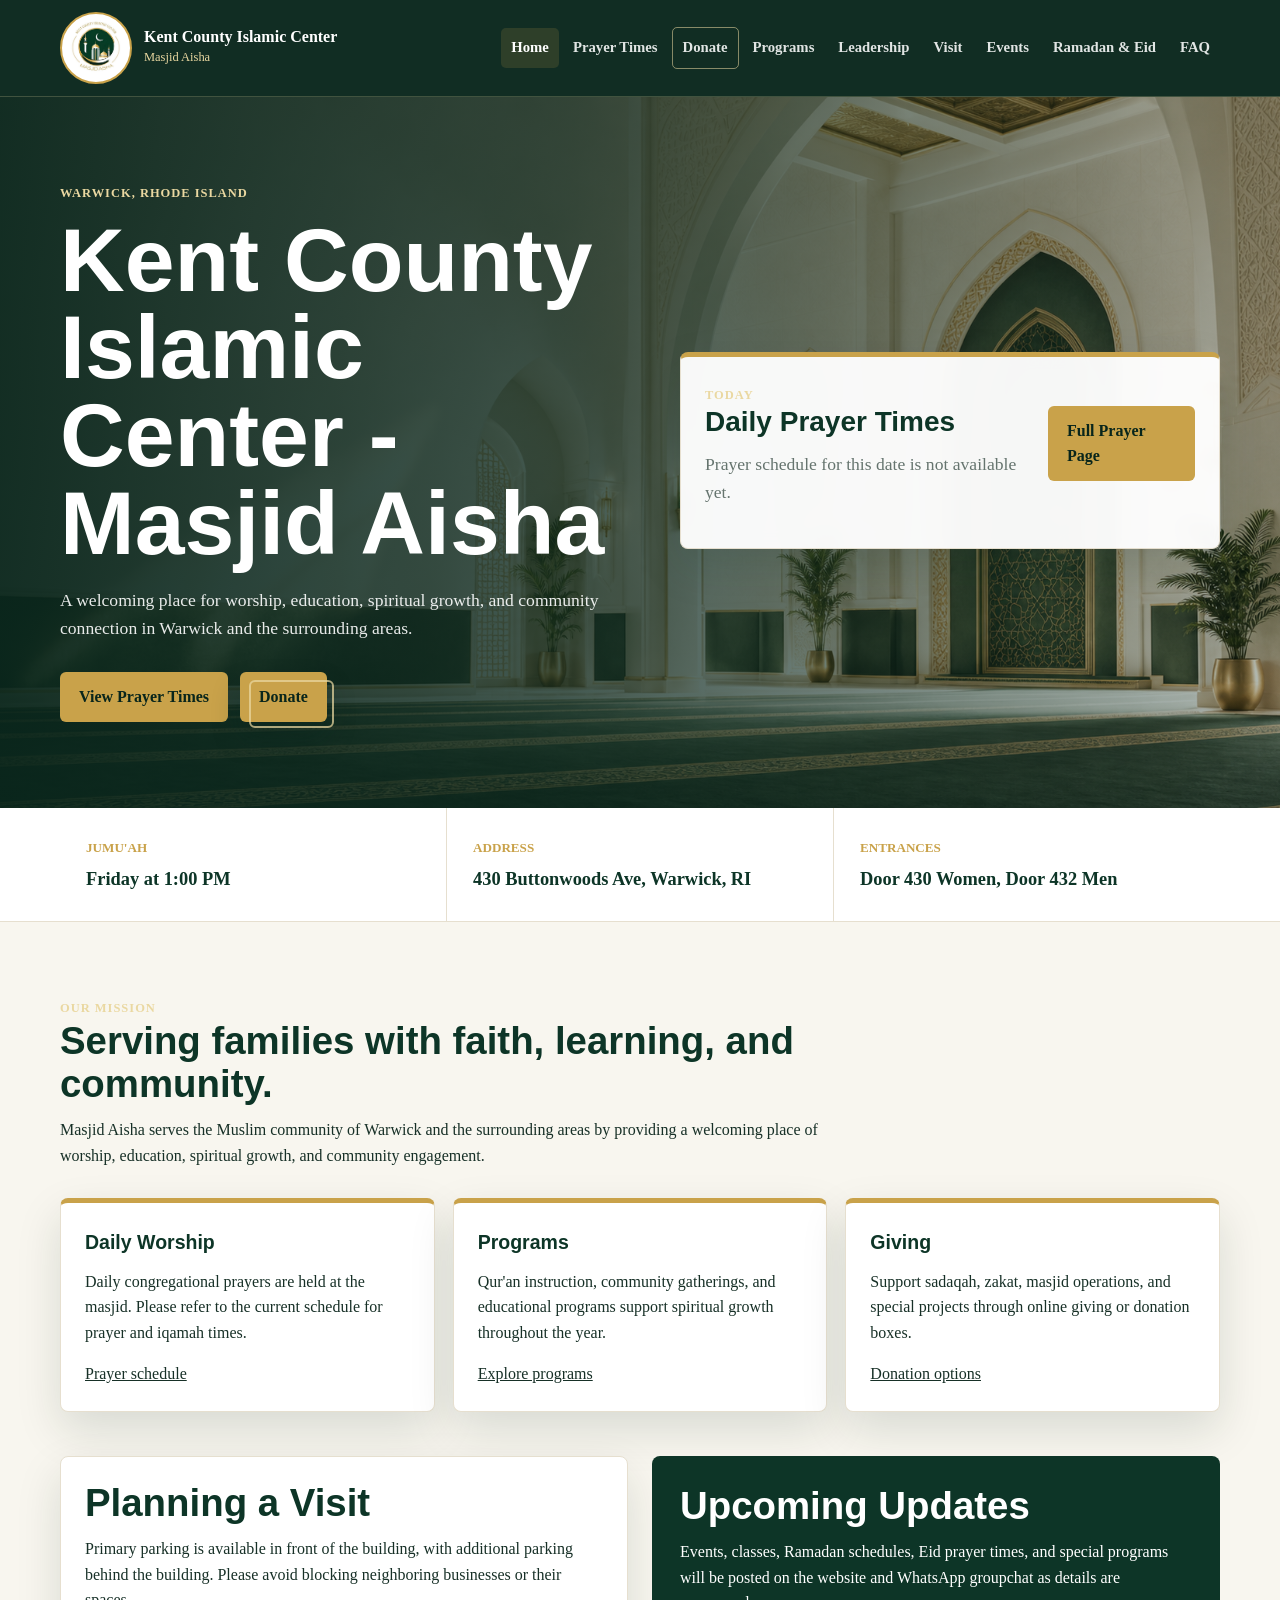
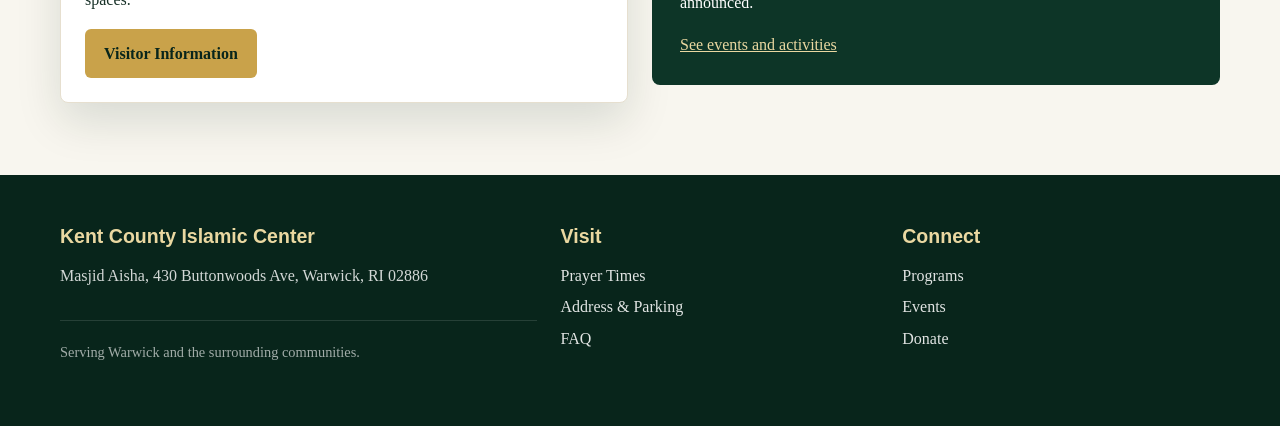
<file: index.html>
<!DOCTYPE html>
<html lang="en">
<head>
  <meta charset="UTF-8">
  <meta name="viewport" content="width=device-width, initial-scale=1.0">
  <title>Kent County Islamic Center - Masjid Aisha</title>
  <link rel="icon" type="image/jpeg" href="kcic-logo.jpg">
  <link rel="apple-touch-icon" href="kcic-logo.jpg">
  <link rel="stylesheet" href="styles.css">
</head>
<body>
  <header class="site-header">
    <div class="nav-wrap">
      <a class="brand" href="index.html">
        <img class="brand-logo" src="kcic-logo.jpg" alt="Kent County Islamic Center Masjid Aisha logo">
        <span class="brand-text"><strong>Kent County Islamic Center</strong><span>Masjid Aisha</span></span>
      </a>
      <input class="nav-toggle" id="nav-toggle" type="checkbox">
      <label class="menu-button" for="nav-toggle" aria-label="Open navigation"><span></span></label>
      <nav class="main-nav">
        <a class="active" href="index.html">Home</a>
        <a href="prayer-times.html">Prayer Times</a>
        <a class="donate-link" href="donate.html">Donate</a>
        <a href="programs.html">Programs</a>
        <a href="leadership.html">Leadership</a>
        <a href="visit.html">Visit</a>
        <a href="events.html">Events</a>
        <a href="ramadan-eid.html">Ramadan & Eid</a>
        <a href="faq.html">FAQ</a>
      </nav>
    </div>
  </header>

  <main>
    <section class="hero">
      <div class="hero-inner">
        <div class="hero-copy">
          <span class="eyebrow">Warwick, Rhode Island</span>
          <h1>Kent County Islamic Center - Masjid Aisha</h1>
          <p>A welcoming place for worship, education, spiritual growth, and community connection in Warwick and the surrounding areas.</p>
          <div class="actions">
            <a class="button primary" href="prayer-times.html">View Prayer Times</a>
            <a class="button primary donate-pop" href="donate.html">Donate</a>
          </div>
        </div>
        <div class="home-prayer-card hero-prayer-card card accent">
          <div class="home-prayer-heading">
            <div>
              <span class="eyebrow">Today</span>
              <h2 id="home-prayer-title">Daily Prayer Times</h2>
              <p id="home-prayer-status">Loading today's prayer schedule...</p>
            </div>
            <a class="button primary" href="prayer-times.html">Full Prayer Page</a>
          </div>
          <div id="home-prayer-rows" class="home-prayer-rows" aria-live="polite"></div>
        </div>
      </div>
    </section>

    <section class="quick-strip">
      <div class="quick-grid">
        <div class="quick-item"><span>Jumu'ah</span><strong>Friday at 1:00 PM</strong></div>
        <div class="quick-item"><span>Address</span><strong>430 Buttonwoods Ave, Warwick, RI</strong></div>
        <div class="quick-item"><span>Entrances</span><strong>Door 430 Women, Door 432 Men</strong></div>
      </div>
    </section>

    <section class="section home-overview-section">
      <div class="section-header">
        <span class="eyebrow">Our Mission</span>
        <h2>Serving families with faith, learning, and community.</h2>
        <p>Masjid Aisha serves the Muslim community of Warwick and the surrounding areas by providing a welcoming place of worship, education, spiritual growth, and community engagement.</p>
      </div>
      <div class="grid">
        <article class="card accent">
          <h3>Daily Worship</h3>
          <p>Daily congregational prayers are held at the masjid. Please refer to the current schedule for prayer and iqamah times.</p>
          <a href="prayer-times.html">Prayer schedule</a>
        </article>
        <article class="card accent">
          <h3>Programs</h3>
          <p>Qur'an instruction, community gatherings, and educational programs support spiritual growth throughout the year.</p>
          <a href="programs.html">Explore programs</a>
        </article>
        <article class="card accent">
          <h3>Giving</h3>
          <p>Support sadaqah, zakat, masjid operations, and special projects through online giving or donation boxes.</p>
          <a href="donate.html">Donation options</a>
        </article>
      </div>
    </section>

    <section class="section two-col home-followup-section">
      <div class="card">
        <h2>Planning a Visit</h2>
        <p>Primary parking is available in front of the building, with additional parking behind the building. Please avoid blocking neighboring businesses or their spaces.</p>
        <a class="button primary" href="visit.html">Visitor Information</a>
      </div>
      <div class="callout">
        <h2>Upcoming Updates</h2>
        <p>Events, classes, Ramadan schedules, Eid prayer times, and special programs will be posted on the website and WhatsApp groupchat as details are announced.</p>
        <a href="events.html">See events and activities</a>
      </div>
    </section>
  </main>

  <footer class="site-footer">
    <div class="footer-inner">
      <div>
        <h3>Kent County Islamic Center</h3>
        <p>Masjid Aisha, 430 Buttonwoods Ave, Warwick, RI 02886</p>
        <p class="fine-print">Serving Warwick and the surrounding communities.</p>
      </div>
      <div>
        <h3>Visit</h3>
        <a href="prayer-times.html">Prayer Times</a>
        <a href="visit.html">Address & Parking</a>
        <a href="faq.html">FAQ</a>
      </div>
      <div>
        <h3>Connect</h3>
        <a href="programs.html">Programs</a>
        <a href="events.html">Events</a>
        <a href="donate.html">Donate</a>
      </div>
    </div>
  </footer>
  <script src="prayer-schedule.js"></script>
  <script>
    function homePrayerRow(prayer, activeName) {
      const iqamah = prayer.iqamah || "-";
      const sunrise = prayer.sunrise ? `<span>Sunrise: ${prayer.sunrise}</span>` : "";
      const active = prayer.name === activeName ? "active-home-prayer-row" : "";
      return `
        <div class="home-prayer-row ${active}">
          <strong>${prayer.name}</strong>
          <span>Adhan: ${prayer.adhan}</span>
          <span>Iqamah: ${iqamah}</span>
          ${sunrise}
        </div>
      `;
    }

    function renderHomePrayerSchedule() {
      const today = getTodayPrayerSchedule();
      const title = document.getElementById("home-prayer-title");
      const status = document.getElementById("home-prayer-status");
      const rows = document.getElementById("home-prayer-rows");

      if (!today) {
        title.textContent = "Daily Prayer Times";
        status.textContent = "Prayer schedule for this date is not available yet.";
        rows.innerHTML = "";
        return;
      }

      title.textContent = `July ${today.date}, 2026`;
      status.textContent = "Today's Adhan and Iqamah times.";
      const activeName = getActivePrayerName(today);
      rows.innerHTML = getDisplayPrayers(today).map((prayer) => homePrayerRow(prayer, activeName)).join("");
    }

    renderHomePrayerSchedule();
    window.setInterval(renderHomePrayerSchedule, 60000);
    updateAtMidnight(renderHomePrayerSchedule);
  </script>
</body>
</html>
</file>
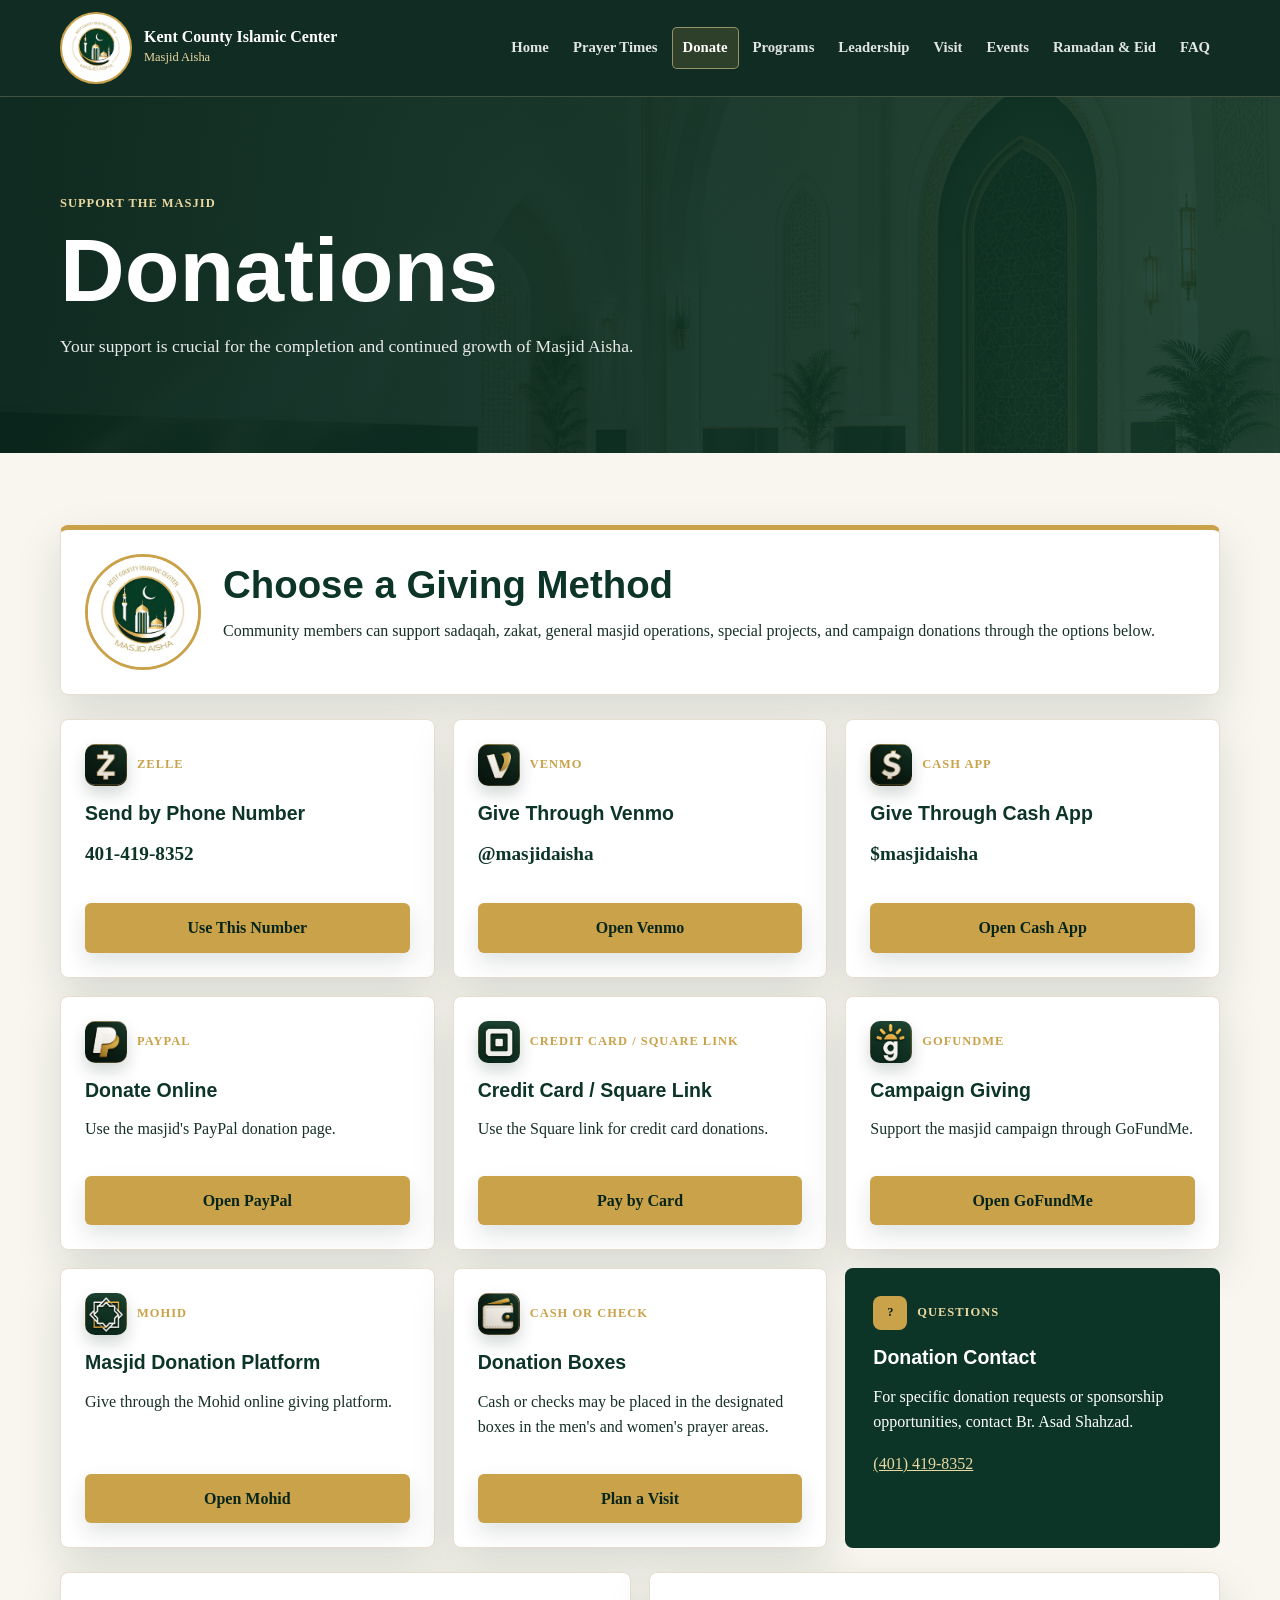
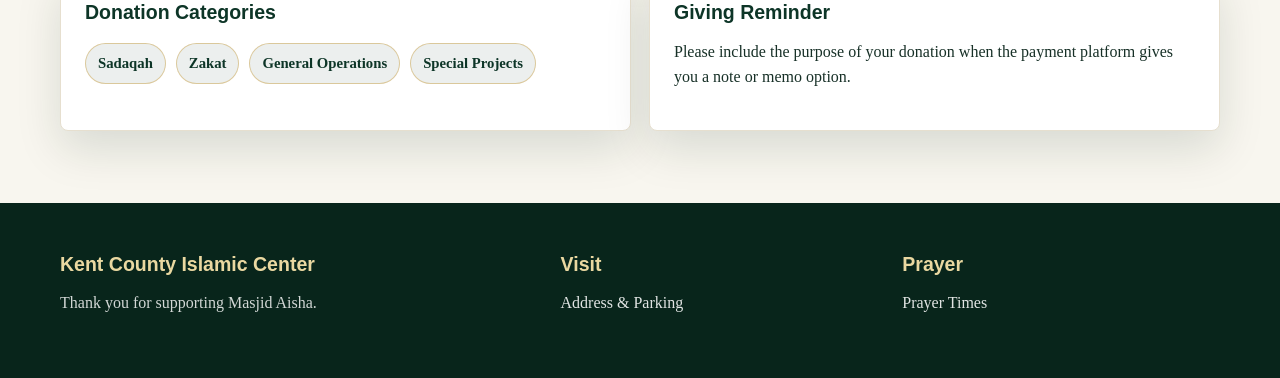
<file: donate.html>
<!DOCTYPE html>
<html lang="en">
<head>
  <meta charset="UTF-8">
  <meta name="viewport" content="width=device-width, initial-scale=1.0">
  <title>Donate - Masjid Aisha</title>
  <link rel="icon" type="image/jpeg" href="kcic-logo.jpg">
  <link rel="apple-touch-icon" href="kcic-logo.jpg">
  <link rel="stylesheet" href="styles.css">
</head>
<body>
  <header class="site-header"><div class="nav-wrap"><a class="brand" href="index.html"><img class="brand-logo" src="kcic-logo.jpg" alt="Kent County Islamic Center Masjid Aisha logo"><span class="brand-text"><strong>Kent County Islamic Center</strong><span>Masjid Aisha</span></span></a><input class="nav-toggle" id="nav-toggle" type="checkbox"><label class="menu-button" for="nav-toggle" aria-label="Open navigation"><span></span></label><nav class="main-nav">
        <a href="index.html">Home</a>
        <a href="prayer-times.html">Prayer Times</a>
        <a class="active donate-link" href="donate.html">Donate</a>
        <a href="programs.html">Programs</a>
        <a href="leadership.html">Leadership</a>
        <a href="visit.html">Visit</a>
        <a href="events.html">Events</a>
        <a href="ramadan-eid.html">Ramadan & Eid</a>
        <a href="faq.html">FAQ</a>
      </nav></div></header>
  <main>
    <section class="page-hero"><div class="page-hero-inner"><span class="eyebrow">Support the Masjid</span><h1>Donations</h1><p>Your support is crucial for the completion and continued growth of Masjid Aisha.</p></div></section>
    <section class="page-content">
      <div class="card accent donation-hero-card">
        <img class="donation-logo" src="kcic-logo.jpg" alt="Kent County Islamic Center Masjid Aisha logo">
        <div>
          <h2>Choose a Giving Method</h2>
          <p>Community members can support sadaqah, zakat, general masjid operations, special projects, and campaign donations through the options below.</p>
        </div>
      </div>

      <div class="donation-grid">
        <article class="card donation-card">
          <div>
            <div class="donation-card-top"><img class="donation-badge" src="donation-badge-zelle.png" alt="Zelle badge"><span class="method">Zelle</span></div>
            <h3>Send by Phone Number</h3>
            <p class="detail">401-419-8352</p>
          </div>
          <a class="button primary donation-button" href="tel:14014198352">Use This Number</a>
        </article>
        <article class="card donation-card">
          <div>
            <div class="donation-card-top"><img class="donation-badge" src="donation-badge-venmo.png" alt="Venmo badge"><span class="method">Venmo</span></div>
            <h3>Give Through Venmo</h3>
            <p class="detail">@masjidaisha</p>
          </div>
          <a class="button primary donation-button" href="https://venmo.com/masjidaisha">Open Venmo</a>
        </article>
        <article class="card donation-card">
          <div>
            <div class="donation-card-top"><img class="donation-badge" src="donation-badge-cash-app.png" alt="Cash App badge"><span class="method">Cash App</span></div>
            <h3>Give Through Cash App</h3>
            <p class="detail">$masjidaisha</p>
          </div>
          <a class="button primary donation-button" href="https://cash.app/$masjidaisha">Open Cash App</a>
        </article>
        <article class="card donation-card">
          <div>
            <div class="donation-card-top"><img class="donation-badge" src="donation-badge-paypal.png" alt="PayPal badge"><span class="method">PayPal</span></div>
            <h3>Donate Online</h3>
            <p>Use the masjid's PayPal donation page.</p>
          </div>
          <a class="button primary donation-button" href="https://www.paypal.com/donate/?hosted_button_id=8JHFVSX6YHT48">Open PayPal</a>
        </article>
        <article class="card donation-card">
          <div>
            <div class="donation-card-top"><img class="donation-badge" src="donation-badge-square.png" alt="Square badge"><span class="method">Credit Card / Square Link</span></div>
            <h3>Credit Card / Square Link</h3>
            <p>Use the Square link for credit card donations.</p>
          </div>
          <a class="button primary donation-button" href="https://square.link/u/uVwWC7mr">Pay by Card</a>
        </article>
        <article class="card donation-card">
          <div>
            <div class="donation-card-top"><img class="donation-badge" src="donation-badge-gofundme.png" alt="GoFundMe badge"><span class="method">GoFundMe</span></div>
            <h3>Campaign Giving</h3>
            <p>Support the masjid campaign through GoFundMe.</p>
          </div>
          <a class="button primary donation-button" href="https://gofund.me/2a6eb444">Open GoFundMe</a>
        </article>
        <article class="card donation-card">
          <div>
            <div class="donation-card-top"><img class="donation-badge" src="donation-badge-mohid.png" alt="Mohid badge"><span class="method">Mohid</span></div>
            <h3>Masjid Donation Platform</h3>
            <p>Give through the Mohid online giving platform.</p>
          </div>
          <a class="button primary donation-button" href="https://mohid.co/go/6gdJWmK">Open Mohid</a>
        </article>
        <article class="card donation-card">
          <div>
            <div class="donation-card-top"><img class="donation-badge" src="donation-badge-wallet.png" alt="Wallet badge"><span class="method">Cash or Check</span></div>
            <h3>Donation Boxes</h3>
            <p>Cash or checks may be placed in the designated boxes in the men's and women's prayer areas.</p>
          </div>
          <a class="button primary donation-button" href="visit.html">Plan a Visit</a>
        </article>
        <article class="callout donation-card">
          <div>
            <div class="donation-card-top"><span class="donation-icon">?</span><span class="method">Questions</span></div>
            <h3>Donation Contact</h3>
            <p>For specific donation requests or sponsorship opportunities, contact Br. Asad Shahzad.</p>
            <p><a href="tel:14014198352">(401) 419-8352</a></p>
          </div>
        </article>
      </div>

      <div class="donation-note">
        <div class="card">
          <h3>Donation Categories</h3>
          <div class="donation-type-buttons">
            <span>Sadaqah</span>
            <span>Zakat</span>
            <span>General Operations</span>
            <span>Special Projects</span>
          </div>
        </div>
        <div class="card">
          <h3>Giving Reminder</h3>
          <p>Please include the purpose of your donation when the payment platform gives you a note or memo option.</p>
        </div>
      </div>
    </section>
  </main>
  <footer class="site-footer"><div class="footer-inner"><div><h3>Kent County Islamic Center</h3><p>Thank you for supporting Masjid Aisha.</p></div><div><h3>Visit</h3><a href="visit.html">Address & Parking</a></div><div><h3>Prayer</h3><a href="prayer-times.html">Prayer Times</a></div></div></footer>
</body>
</html>
</file>
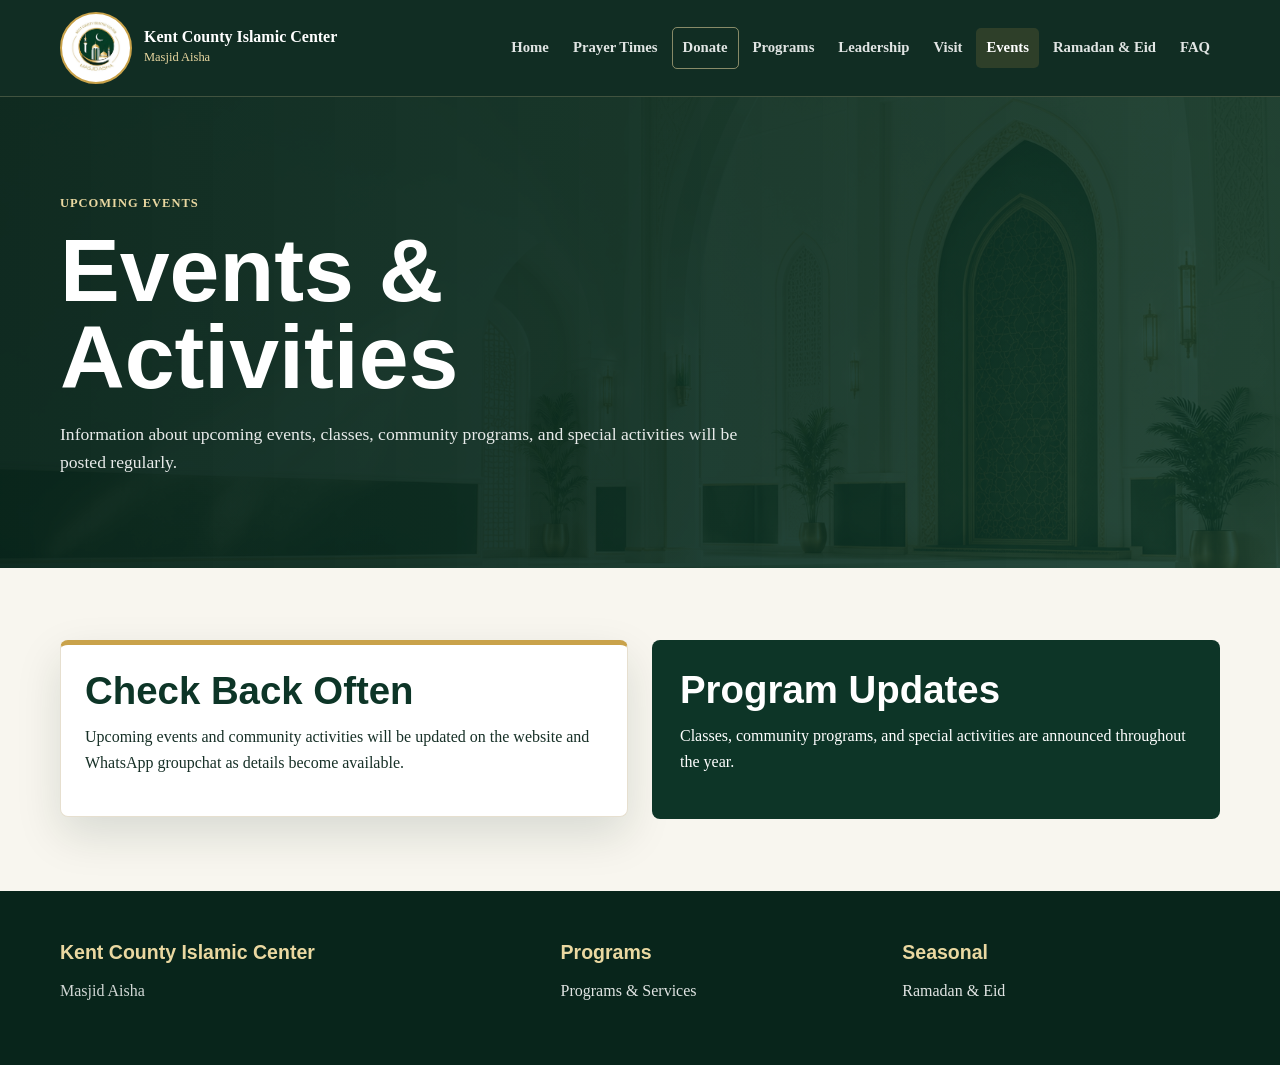
<file: events.html>
<!DOCTYPE html>
<html lang="en">
<head>
  <meta charset="UTF-8">
  <meta name="viewport" content="width=device-width, initial-scale=1.0">
  <title>Events - Masjid Aisha</title>
  <link rel="icon" type="image/jpeg" href="kcic-logo.jpg">
  <link rel="apple-touch-icon" href="kcic-logo.jpg">
  <link rel="stylesheet" href="styles.css">
</head>
<body>
  <header class="site-header"><div class="nav-wrap"><a class="brand" href="index.html"><img class="brand-logo" src="kcic-logo.jpg" alt="Kent County Islamic Center Masjid Aisha logo"><span class="brand-text"><strong>Kent County Islamic Center</strong><span>Masjid Aisha</span></span></a><input class="nav-toggle" id="nav-toggle" type="checkbox"><label class="menu-button" for="nav-toggle" aria-label="Open navigation"><span></span></label><nav class="main-nav">
        <a href="index.html">Home</a>
        <a href="prayer-times.html">Prayer Times</a>
        <a class="donate-link" href="donate.html">Donate</a>
        <a href="programs.html">Programs</a>
        <a href="leadership.html">Leadership</a>
        <a href="visit.html">Visit</a>
        <a class="active" href="events.html">Events</a>
        <a href="ramadan-eid.html">Ramadan & Eid</a>
        <a href="faq.html">FAQ</a>
      </nav></div></header>
  <main>
    <section class="page-hero"><div class="page-hero-inner"><span class="eyebrow">Upcoming Events</span><h1>Events & Activities</h1><p>Information about upcoming events, classes, community programs, and special activities will be posted regularly.</p></div></section>
    <section class="page-content two-col">
      <div class="card accent">
        <h2>Check Back Often</h2>
        <p>Upcoming events and community activities will be updated on the website and WhatsApp groupchat as details become available.</p>
      </div>
      <div class="callout">
        <h2>Program Updates</h2>
        <p>Classes, community programs, and special activities are announced throughout the year.</p>
      </div>
    </section>
  </main>
  <footer class="site-footer"><div class="footer-inner"><div><h3>Kent County Islamic Center</h3><p>Masjid Aisha</p></div><div><h3>Programs</h3><a href="programs.html">Programs & Services</a></div><div><h3>Seasonal</h3><a href="ramadan-eid.html">Ramadan & Eid</a></div></div></footer>
</body>
</html>
</file>
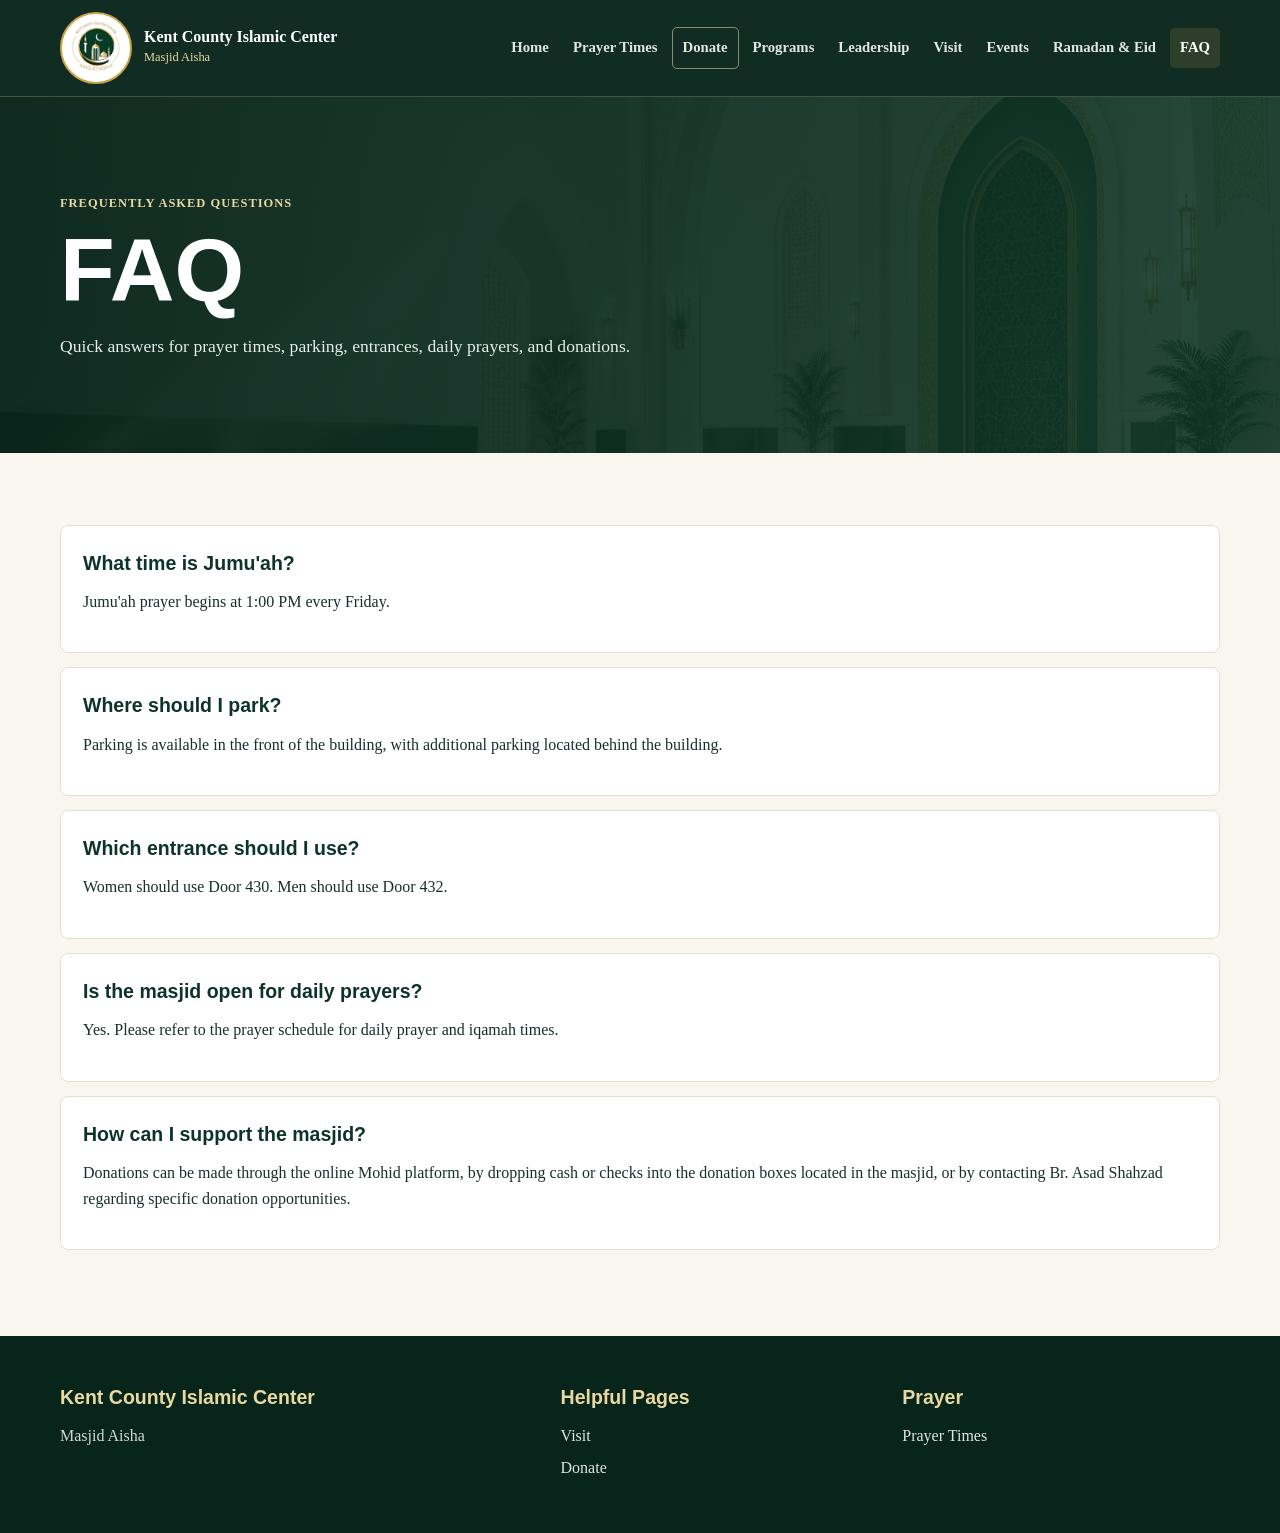
<file: faq.html>
<!DOCTYPE html>
<html lang="en">
<head>
  <meta charset="UTF-8">
  <meta name="viewport" content="width=device-width, initial-scale=1.0">
  <title>FAQ - Masjid Aisha</title>
  <link rel="icon" type="image/jpeg" href="kcic-logo.jpg">
  <link rel="apple-touch-icon" href="kcic-logo.jpg">
  <link rel="stylesheet" href="styles.css">
</head>
<body>
  <header class="site-header"><div class="nav-wrap"><a class="brand" href="index.html"><img class="brand-logo" src="kcic-logo.jpg" alt="Kent County Islamic Center Masjid Aisha logo"><span class="brand-text"><strong>Kent County Islamic Center</strong><span>Masjid Aisha</span></span></a><input class="nav-toggle" id="nav-toggle" type="checkbox"><label class="menu-button" for="nav-toggle" aria-label="Open navigation"><span></span></label><nav class="main-nav">
        <a href="index.html">Home</a>
        <a href="prayer-times.html">Prayer Times</a>
        <a class="donate-link" href="donate.html">Donate</a>
        <a href="programs.html">Programs</a>
        <a href="leadership.html">Leadership</a>
        <a href="visit.html">Visit</a>
        <a href="events.html">Events</a>
        <a href="ramadan-eid.html">Ramadan & Eid</a>
        <a class="active" href="faq.html">FAQ</a>
      </nav></div></header>
  <main>
    <section class="page-hero"><div class="page-hero-inner"><span class="eyebrow">Frequently Asked Questions</span><h1>FAQ</h1><p>Quick answers for prayer times, parking, entrances, daily prayers, and donations.</p></div></section>
    <section class="page-content">
      <div class="faq-item"><h3>What time is Jumu'ah?</h3><p>Jumu'ah prayer begins at 1:00 PM every Friday.</p></div>
      <div class="faq-item"><h3>Where should I park?</h3><p>Parking is available in the front of the building, with additional parking located behind the building.</p></div>
      <div class="faq-item"><h3>Which entrance should I use?</h3><p>Women should use Door 430. Men should use Door 432.</p></div>
      <div class="faq-item"><h3>Is the masjid open for daily prayers?</h3><p>Yes. Please refer to the prayer schedule for daily prayer and iqamah times.</p></div>
      <div class="faq-item"><h3>How can I support the masjid?</h3><p>Donations can be made through the online Mohid platform, by dropping cash or checks into the donation boxes located in the masjid, or by contacting Br. Asad Shahzad regarding specific donation opportunities.</p></div>
    </section>
  </main>
  <footer class="site-footer"><div class="footer-inner"><div><h3>Kent County Islamic Center</h3><p>Masjid Aisha</p></div><div><h3>Helpful Pages</h3><a href="visit.html">Visit</a><a href="donate.html">Donate</a></div><div><h3>Prayer</h3><a href="prayer-times.html">Prayer Times</a></div></div></footer>
</body>
</html>
</file>
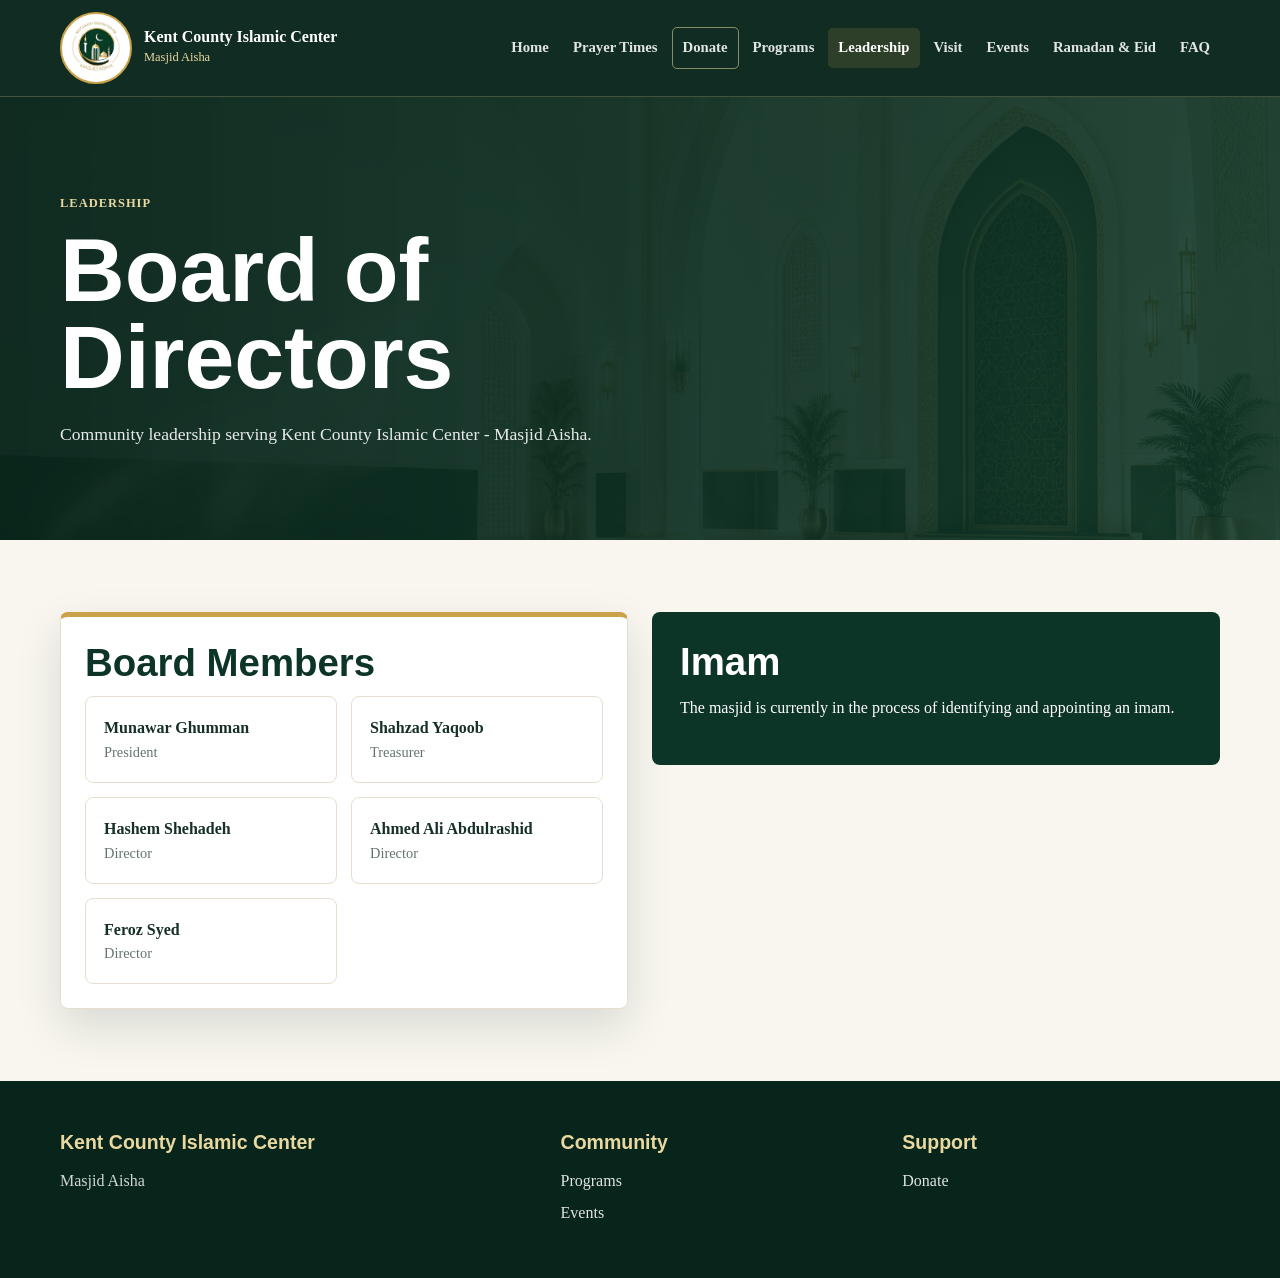
<file: leadership.html>
<!DOCTYPE html>
<html lang="en">
<head>
  <meta charset="UTF-8">
  <meta name="viewport" content="width=device-width, initial-scale=1.0">
  <title>Leadership - Masjid Aisha</title>
  <link rel="icon" type="image/jpeg" href="kcic-logo.jpg">
  <link rel="apple-touch-icon" href="kcic-logo.jpg">
  <link rel="stylesheet" href="styles.css">
</head>
<body>
  <header class="site-header"><div class="nav-wrap"><a class="brand" href="index.html"><img class="brand-logo" src="kcic-logo.jpg" alt="Kent County Islamic Center Masjid Aisha logo"><span class="brand-text"><strong>Kent County Islamic Center</strong><span>Masjid Aisha</span></span></a><input class="nav-toggle" id="nav-toggle" type="checkbox"><label class="menu-button" for="nav-toggle" aria-label="Open navigation"><span></span></label><nav class="main-nav">
        <a href="index.html">Home</a>
        <a href="prayer-times.html">Prayer Times</a>
        <a class="donate-link" href="donate.html">Donate</a>
        <a href="programs.html">Programs</a>
        <a class="active" href="leadership.html">Leadership</a>
        <a href="visit.html">Visit</a>
        <a href="events.html">Events</a>
        <a href="ramadan-eid.html">Ramadan & Eid</a>
        <a href="faq.html">FAQ</a>
      </nav></div></header>
  <main>
    <section class="page-hero"><div class="page-hero-inner"><span class="eyebrow">Leadership</span><h1>Board of Directors</h1><p>Community leadership serving Kent County Islamic Center - Masjid Aisha.</p></div></section>
    <section class="page-content two-col">
      <div class="card accent">
        <h2>Board Members</h2>
        <div class="leader-list">
          <div class="leader"><strong>Munawar Ghumman</strong><span>President</span></div>
          <div class="leader"><strong>Shahzad Yaqoob</strong><span>Treasurer</span></div>
          <div class="leader"><strong>Hashem Shehadeh</strong><span>Director</span></div>
          <div class="leader"><strong>Ahmed Ali Abdulrashid</strong><span>Director</span></div>
          <div class="leader"><strong>Feroz Syed</strong><span>Director</span></div>
        </div>
      </div>
      <div class="callout">
        <h2>Imam</h2>
        <p>The masjid is currently in the process of identifying and appointing an imam.</p>
      </div>
    </section>
  </main>
  <footer class="site-footer"><div class="footer-inner"><div><h3>Kent County Islamic Center</h3><p>Masjid Aisha</p></div><div><h3>Community</h3><a href="programs.html">Programs</a><a href="events.html">Events</a></div><div><h3>Support</h3><a href="donate.html">Donate</a></div></div></footer>
</body>
</html>
</file>
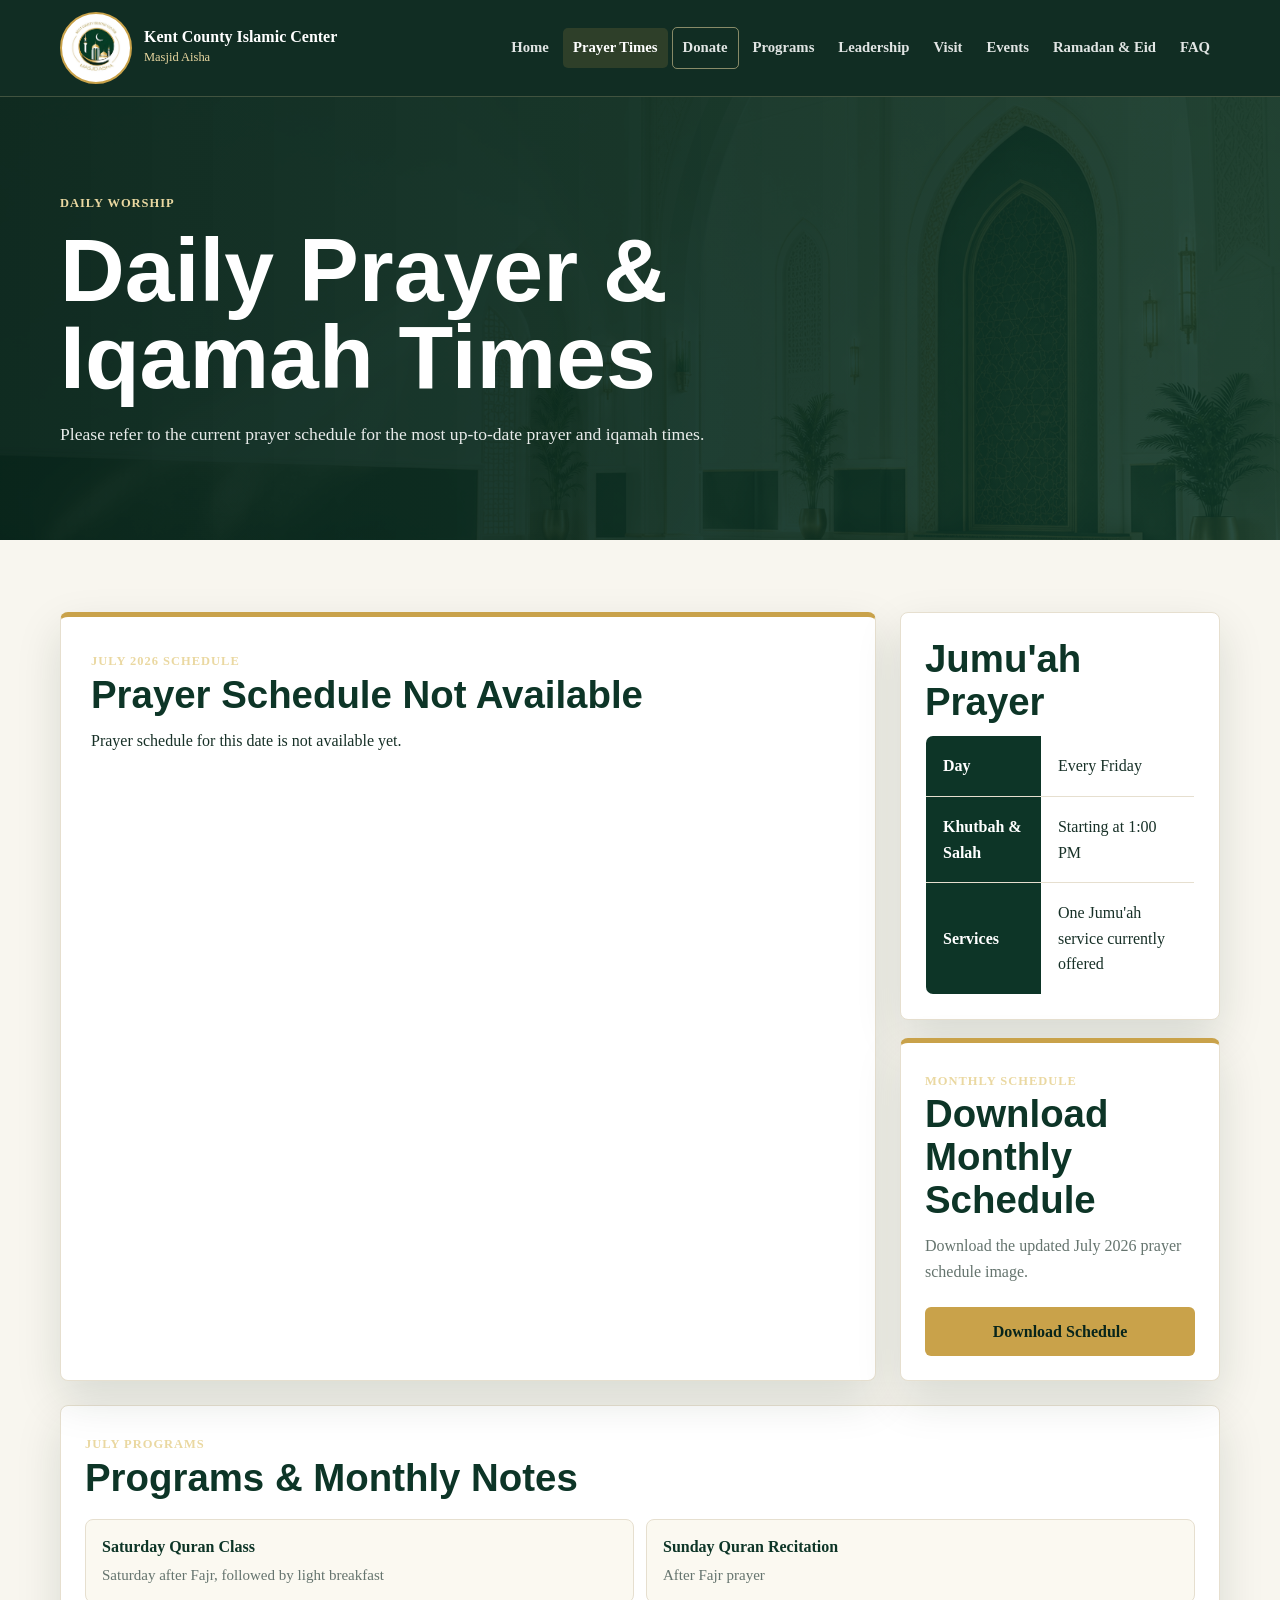
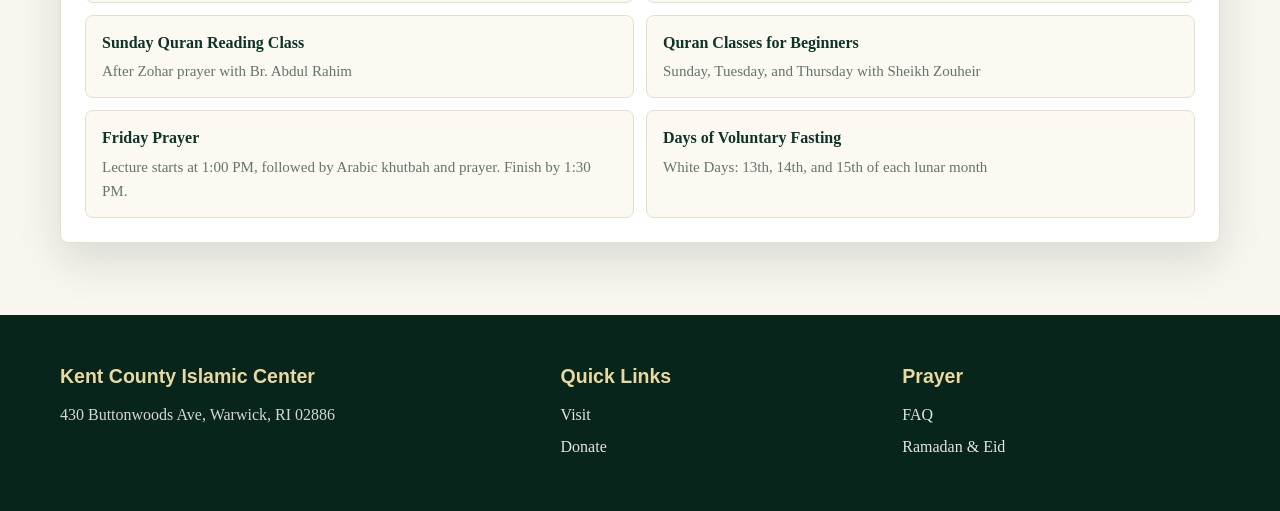
<file: prayer-times.html>
<!DOCTYPE html>
<html lang="en">
<head>
  <meta charset="UTF-8">
  <meta name="viewport" content="width=device-width, initial-scale=1.0">
  <title>Prayer Times - Masjid Aisha</title>
  <link rel="icon" type="image/jpeg" href="kcic-logo.jpg">
  <link rel="apple-touch-icon" href="kcic-logo.jpg">
  <link rel="stylesheet" href="styles.css">
</head>
<body>
  <header class="site-header">
    <div class="nav-wrap">
      <a class="brand" href="index.html"><img class="brand-logo" src="kcic-logo.jpg" alt="Kent County Islamic Center Masjid Aisha logo"><span class="brand-text"><strong>Kent County Islamic Center</strong><span>Masjid Aisha</span></span></a>
      <input class="nav-toggle" id="nav-toggle" type="checkbox">
      <label class="menu-button" for="nav-toggle" aria-label="Open navigation"><span></span></label>
      <nav class="main-nav">
        <a href="index.html">Home</a>
        <a class="active" href="prayer-times.html">Prayer Times</a>
        <a class="donate-link" href="donate.html">Donate</a>
        <a href="programs.html">Programs</a>
        <a href="leadership.html">Leadership</a>
        <a href="visit.html">Visit</a>
        <a href="events.html">Events</a>
        <a href="ramadan-eid.html">Ramadan & Eid</a>
        <a href="faq.html">FAQ</a>
      </nav>
    </div>
  </header>
  <main>
    <section class="page-hero"><div class="page-hero-inner"><span class="eyebrow">Daily Worship</span><h1>Daily Prayer & Iqamah Times</h1><p>Please refer to the current prayer schedule for the most up-to-date prayer and iqamah times.</p></div></section>
    <section class="page-content">
      <div class="prayer-layout">
        <div class="card accent today-prayer-card daily-focus-card">
          <span class="eyebrow">July 2026 Schedule</span>
          <h2 id="schedule-title">Today's Prayer Times</h2>
          <p id="schedule-status">Loading today's prayer schedule...</p>
          <div id="today-prayers" class="daily-prayer-list" aria-live="polite"></div>
          <p id="asr-note" class="schedule-note"></p>
        </div>
      <div class="side-prayer-stack">
        <div class="card">
          <h2>Jumu'ah Prayer</h2>
          <table class="info-table">
            <tr><th>Day</th><td>Every Friday</td></tr>
            <tr><th>Khutbah & Salah</th><td>Starting at 1:00 PM</td></tr>
            <tr><th>Services</th><td>One Jumu'ah service currently offered</td></tr>
          </table>
        </div>
        <div class="card download-schedule-card">
          <span class="eyebrow">Monthly Schedule</span>
          <h2>Download Monthly Schedule</h2>
          <p>Download the updated July 2026 prayer schedule image.</p>
          <a class="button primary download-button" href="monthly-schedule-july-2026.png" download>Download Schedule</a>
        </div>
      </div>
      </div>
      <div class="card schedule-programs-card">
        <div class="section-header compact-header">
          <span class="eyebrow">July Programs</span>
          <h2>Programs & Monthly Notes</h2>
        </div>
        <div class="schedule-programs-grid">
          <div><strong>Saturday Quran Class</strong><span>Saturday after Fajr, followed by light breakfast</span></div>
          <div><strong>Sunday Quran Recitation</strong><span>After Fajr prayer</span></div>
          <div><strong>Sunday Quran Reading Class</strong><span>After Zohar prayer with Br. Abdul Rahim</span></div>
          <div><strong>Quran Classes for Beginners</strong><span>Sunday, Tuesday, and Thursday with Sheikh Zouheir</span></div>
          <div><strong>Friday Prayer</strong><span>Lecture starts at 1:00 PM, followed by Arabic khutbah and prayer. Finish by 1:30 PM.</span></div>
          <div><strong>Days of Voluntary Fasting</strong><span>White Days: 13th, 14th, and 15th of each lunar month</span></div>
        </div>
      </div>
    </section>
  </main>
  <footer class="site-footer"><div class="footer-inner"><div><h3>Kent County Islamic Center</h3><p>430 Buttonwoods Ave, Warwick, RI 02886</p></div><div><h3>Quick Links</h3><a href="visit.html">Visit</a><a href="donate.html">Donate</a></div><div><h3>Prayer</h3><a href="faq.html">FAQ</a><a href="ramadan-eid.html">Ramadan & Eid</a></div></div></footer>  <script src="prayer-schedule.js"></script>
  <script>
    function prayerRow(prayer, activeName) {
      const iqamah = prayer.iqamah ? `<div><span>Iqamah</span><strong>${prayer.iqamah}</strong></div>` : `<div><span>Iqamah</span><strong class="muted-time">-</strong></div>`;
      const sunrise = prayer.sunrise ? `<div><span>Sunrise</span><strong>${prayer.sunrise}</strong></div>` : "";
      const active = prayer.name === activeName ? "active-prayer-row" : "";
      return `
        <article class="daily-prayer-row ${active}">
          <h3>${prayer.name}</h3>
          <div class="daily-times">
            <div><span>Adhan</span><strong>${prayer.adhan}</strong></div>
            ${iqamah}
            ${sunrise}
          </div>
        </article>
      `;
    }

    function renderTodaySchedule() {
      const today = getTodayPrayerSchedule();
      const title = document.getElementById("schedule-title");
      const status = document.getElementById("schedule-status");
      const todayPrayers = document.getElementById("today-prayers");
      const asrNote = document.getElementById("asr-note");

      if (!today) {
        title.textContent = "Prayer Schedule Not Available";
        status.textContent = "Prayer schedule for this date is not available yet.";
        todayPrayers.innerHTML = "";
        asrNote.textContent = "";
        return;
      }

      title.textContent = `July ${today.date}, 2026`;
      status.textContent = "Today's Adhan and Iqamah times are shown below.";
      const activeName = getActivePrayerName(today);
      todayPrayers.innerHTML = getDisplayPrayers(today).map((prayer) => prayerRow(prayer, activeName)).join("");
      asrNote.textContent = `Asr Hanafi time is ${today.asr_hanafi}. The masjid jama'ah time is the Asr Iqamah shown above.`;
    }

    renderTodaySchedule();
    window.setInterval(renderTodaySchedule, 60000);
    updateAtMidnight(renderTodaySchedule);
  </script>
</body>
</html>
</file>
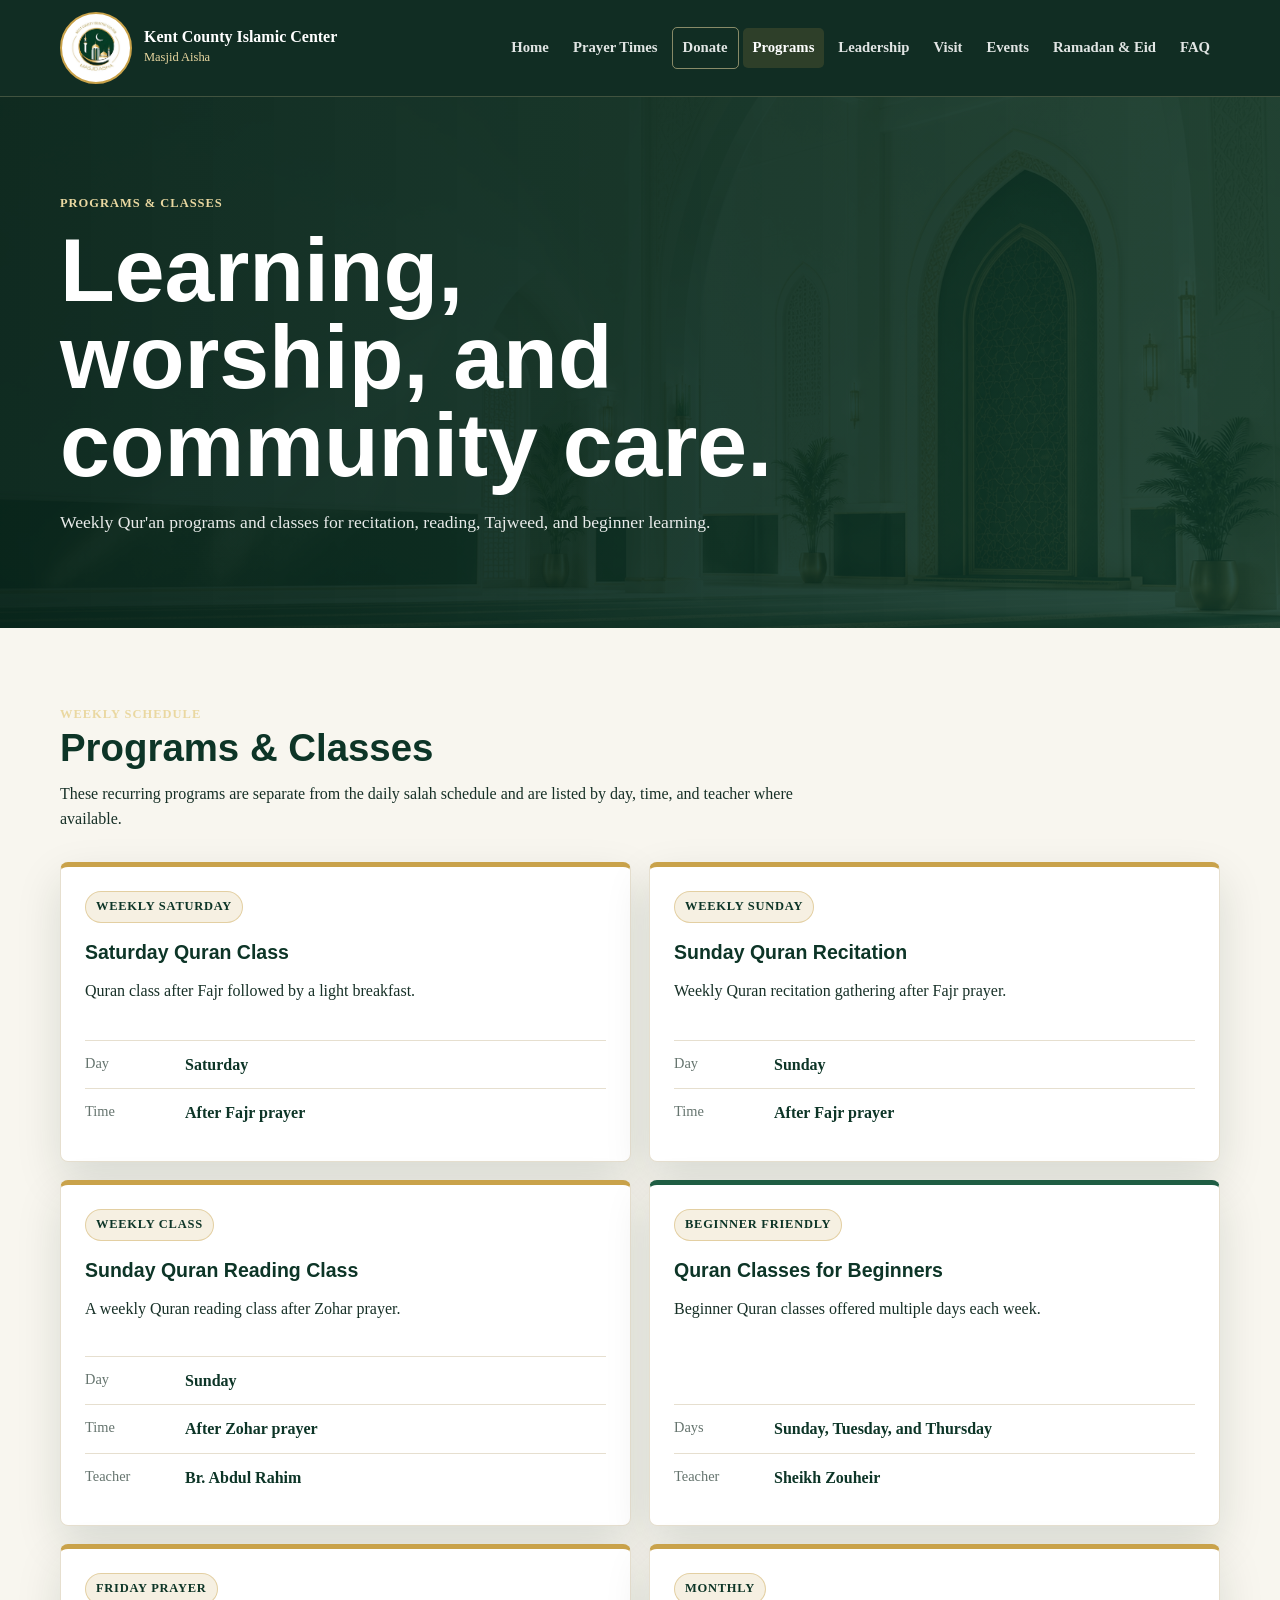
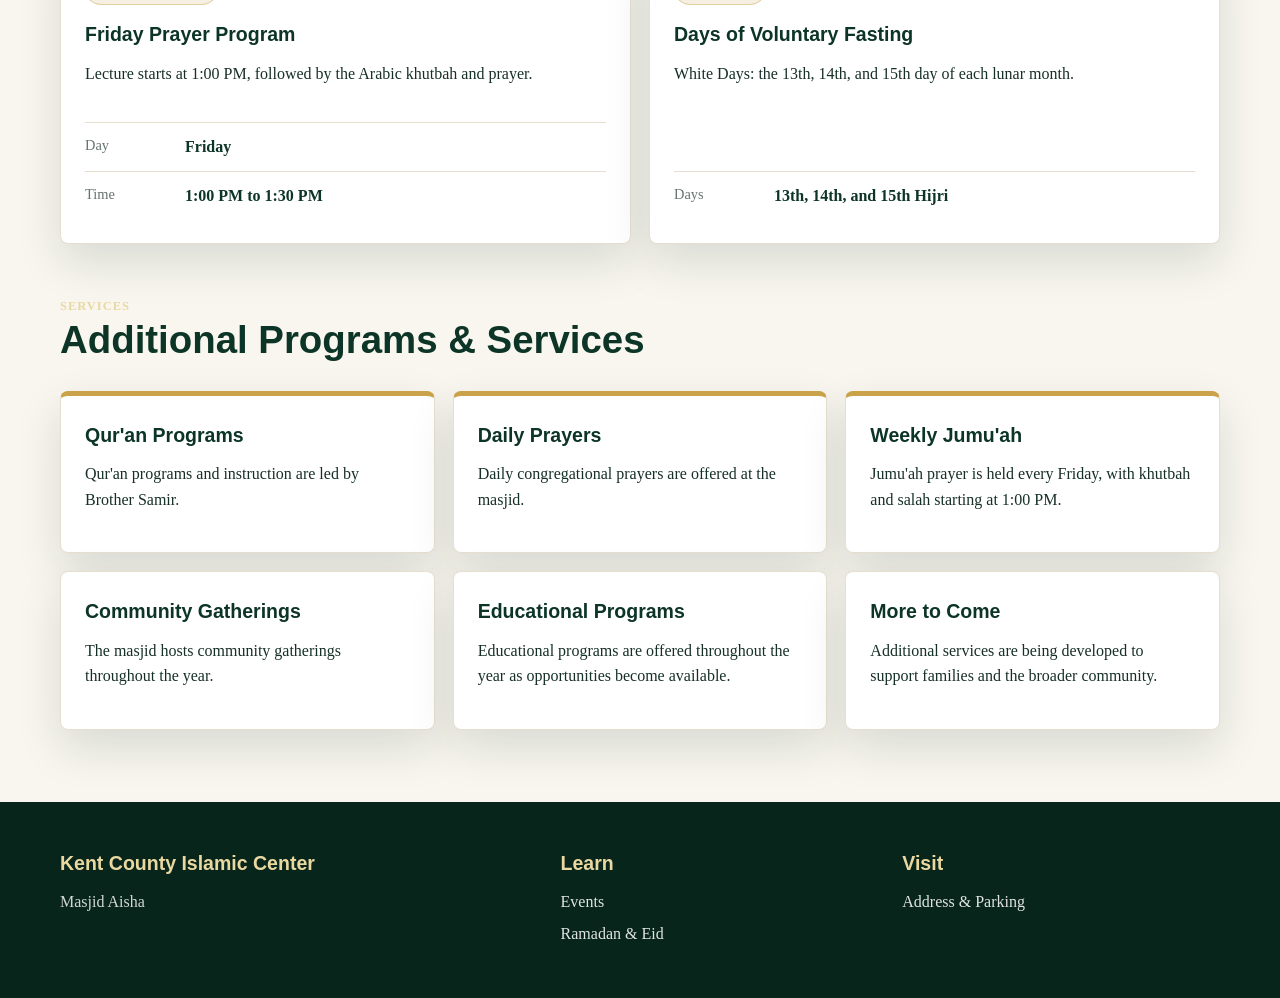
<file: programs.html>
<!DOCTYPE html>
<html lang="en">
<head>
  <meta charset="UTF-8">
  <meta name="viewport" content="width=device-width, initial-scale=1.0">
  <title>Programs - Masjid Aisha</title>
  <link rel="icon" type="image/jpeg" href="kcic-logo.jpg">
  <link rel="apple-touch-icon" href="kcic-logo.jpg">
  <link rel="stylesheet" href="styles.css">
</head>
<body>
  <header class="site-header"><div class="nav-wrap"><a class="brand" href="index.html"><img class="brand-logo" src="kcic-logo.jpg" alt="Kent County Islamic Center Masjid Aisha logo"><span class="brand-text"><strong>Kent County Islamic Center</strong><span>Masjid Aisha</span></span></a><input class="nav-toggle" id="nav-toggle" type="checkbox"><label class="menu-button" for="nav-toggle" aria-label="Open navigation"><span></span></label><nav class="main-nav">
        <a href="index.html">Home</a>
        <a href="prayer-times.html">Prayer Times</a>
        <a class="donate-link" href="donate.html">Donate</a>
        <a class="active" href="programs.html">Programs</a>
        <a href="leadership.html">Leadership</a>
        <a href="visit.html">Visit</a>
        <a href="events.html">Events</a>
        <a href="ramadan-eid.html">Ramadan & Eid</a>
        <a href="faq.html">FAQ</a>
      </nav></div></header>
  <main>
    <section class="page-hero"><div class="page-hero-inner"><span class="eyebrow">Programs & Classes</span><h1>Learning, worship, and community care.</h1><p>Weekly Qur'an programs and classes for recitation, reading, Tajweed, and beginner learning.</p></div></section>
    <section class="page-content">
      <div class="section-header">
        <span class="eyebrow">Weekly Schedule</span>
        <h2>Programs & Classes</h2>
        <p>These recurring programs are separate from the daily salah schedule and are listed by day, time, and teacher where available.</p>
      </div>

      <div class="program-grid">
        <article class="card program-card accent">
          <div>
            <span class="program-badge">Weekly Saturday</span>
            <h3>Saturday Quran Class</h3>
            <p>Quran class after Fajr followed by a light breakfast.</p>
          </div>
          <dl class="program-details">
            <div><dt>Day</dt><dd>Saturday</dd></div>
            <div><dt>Time</dt><dd>After Fajr prayer</dd></div>
          </dl>
        </article>

        <article class="card program-card accent">
          <div>
            <span class="program-badge">Weekly Sunday</span>
            <h3>Sunday Quran Recitation</h3>
            <p>Weekly Quran recitation gathering after Fajr prayer.</p>
          </div>
          <dl class="program-details">
            <div><dt>Day</dt><dd>Sunday</dd></div>
            <div><dt>Time</dt><dd>After Fajr prayer</dd></div>
          </dl>
        </article>

        <article class="card program-card accent">
          <div>
            <span class="program-badge">Weekly Class</span>
            <h3>Sunday Quran Reading Class</h3>
            <p>A weekly Quran reading class after Zohar prayer.</p>
          </div>
          <dl class="program-details">
            <div><dt>Day</dt><dd>Sunday</dd></div>
            <div><dt>Time</dt><dd>After Zohar prayer</dd></div>
            <div><dt>Teacher</dt><dd>Br. Abdul Rahim</dd></div>
          </dl>
        </article>

        <article class="card program-card beginner-card">
          <div>
            <span class="program-badge">Beginner Friendly</span>
            <h3>Quran Classes for Beginners</h3>
            <p>Beginner Quran classes offered multiple days each week.</p>
          </div>
          <dl class="program-details">
            <div><dt>Days</dt><dd>Sunday, Tuesday, and Thursday</dd></div>
            <div><dt>Teacher</dt><dd>Sheikh Zouheir</dd></div>
          </dl>
        </article>

        <article class="card program-card accent">
          <div>
            <span class="program-badge">Friday Prayer</span>
            <h3>Friday Prayer Program</h3>
            <p>Lecture starts at 1:00 PM, followed by the Arabic khutbah and prayer.</p>
          </div>
          <dl class="program-details">
            <div><dt>Day</dt><dd>Friday</dd></div>
            <div><dt>Time</dt><dd>1:00 PM to 1:30 PM</dd></div>
          </dl>
        </article>

        <article class="card program-card accent">
          <div>
            <span class="program-badge">Monthly</span>
            <h3>Days of Voluntary Fasting</h3>
            <p>White Days: the 13th, 14th, and 15th day of each lunar month.</p>
          </div>
          <dl class="program-details">
            <div><dt>Days</dt><dd>13th, 14th, and 15th Hijri</dd></div>
          </dl>
        </article>
      </div>
      <div class="section-header programs-secondary">
        <span class="eyebrow">Services</span>
        <h2>Additional Programs & Services</h2>
      </div>
      <div class="grid">
        <article class="card accent"><h3>Qur'an Programs</h3><p>Qur'an programs and instruction are led by Brother Samir.</p></article>
        <article class="card accent"><h3>Daily Prayers</h3><p>Daily congregational prayers are offered at the masjid.</p></article>
        <article class="card accent"><h3>Weekly Jumu'ah</h3><p>Jumu'ah prayer is held every Friday, with khutbah and salah starting at 1:00 PM.</p></article>
        <article class="card"><h3>Community Gatherings</h3><p>The masjid hosts community gatherings throughout the year.</p></article>
        <article class="card"><h3>Educational Programs</h3><p>Educational programs are offered throughout the year as opportunities become available.</p></article>
        <article class="card"><h3>More to Come</h3><p>Additional services are being developed to support families and the broader community.</p></article>
      </div>
    </section>
  </main>
  <footer class="site-footer"><div class="footer-inner"><div><h3>Kent County Islamic Center</h3><p>Masjid Aisha</p></div><div><h3>Learn</h3><a href="events.html">Events</a><a href="ramadan-eid.html">Ramadan & Eid</a></div><div><h3>Visit</h3><a href="visit.html">Address & Parking</a></div></div></footer>
</body>
</html>
</file>
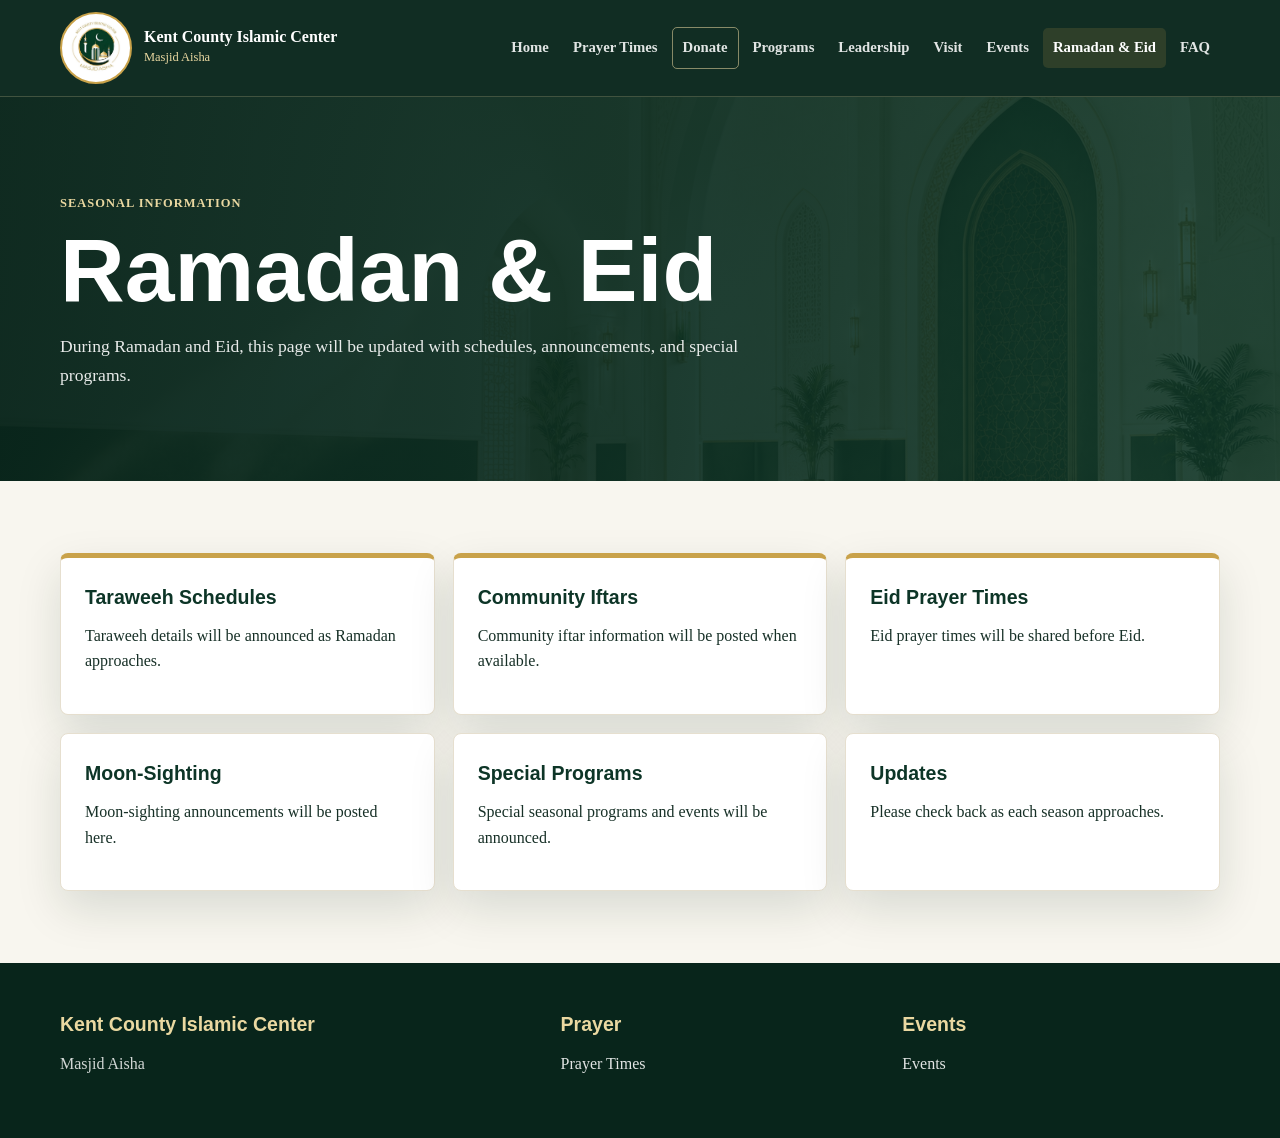
<file: ramadan-eid.html>
<!DOCTYPE html>
<html lang="en">
<head>
  <meta charset="UTF-8">
  <meta name="viewport" content="width=device-width, initial-scale=1.0">
  <title>Ramadan & Eid - Masjid Aisha</title>
  <link rel="icon" type="image/jpeg" href="kcic-logo.jpg">
  <link rel="apple-touch-icon" href="kcic-logo.jpg">
  <link rel="stylesheet" href="styles.css">
</head>
<body>
  <header class="site-header"><div class="nav-wrap"><a class="brand" href="index.html"><img class="brand-logo" src="kcic-logo.jpg" alt="Kent County Islamic Center Masjid Aisha logo"><span class="brand-text"><strong>Kent County Islamic Center</strong><span>Masjid Aisha</span></span></a><input class="nav-toggle" id="nav-toggle" type="checkbox"><label class="menu-button" for="nav-toggle" aria-label="Open navigation"><span></span></label><nav class="main-nav">
        <a href="index.html">Home</a>
        <a href="prayer-times.html">Prayer Times</a>
        <a class="donate-link" href="donate.html">Donate</a>
        <a href="programs.html">Programs</a>
        <a href="leadership.html">Leadership</a>
        <a href="visit.html">Visit</a>
        <a href="events.html">Events</a>
        <a class="active" href="ramadan-eid.html">Ramadan & Eid</a>
        <a href="faq.html">FAQ</a>
      </nav></div></header>
  <main>
    <section class="page-hero"><div class="page-hero-inner"><span class="eyebrow">Seasonal Information</span><h1>Ramadan & Eid</h1><p>During Ramadan and Eid, this page will be updated with schedules, announcements, and special programs.</p></div></section>
    <section class="page-content">
      <div class="grid">
        <article class="card accent"><h3>Taraweeh Schedules</h3><p>Taraweeh details will be announced as Ramadan approaches.</p></article>
        <article class="card accent"><h3>Community Iftars</h3><p>Community iftar information will be posted when available.</p></article>
        <article class="card accent"><h3>Eid Prayer Times</h3><p>Eid prayer times will be shared before Eid.</p></article>
        <article class="card"><h3>Moon-Sighting</h3><p>Moon-sighting announcements will be posted here.</p></article>
        <article class="card"><h3>Special Programs</h3><p>Special seasonal programs and events will be announced.</p></article>
        <article class="card"><h3>Updates</h3><p>Please check back as each season approaches.</p></article>
      </div>
    </section>
  </main>
  <footer class="site-footer"><div class="footer-inner"><div><h3>Kent County Islamic Center</h3><p>Masjid Aisha</p></div><div><h3>Prayer</h3><a href="prayer-times.html">Prayer Times</a></div><div><h3>Events</h3><a href="events.html">Events</a></div></div></footer>
</body>
</html>
</file>
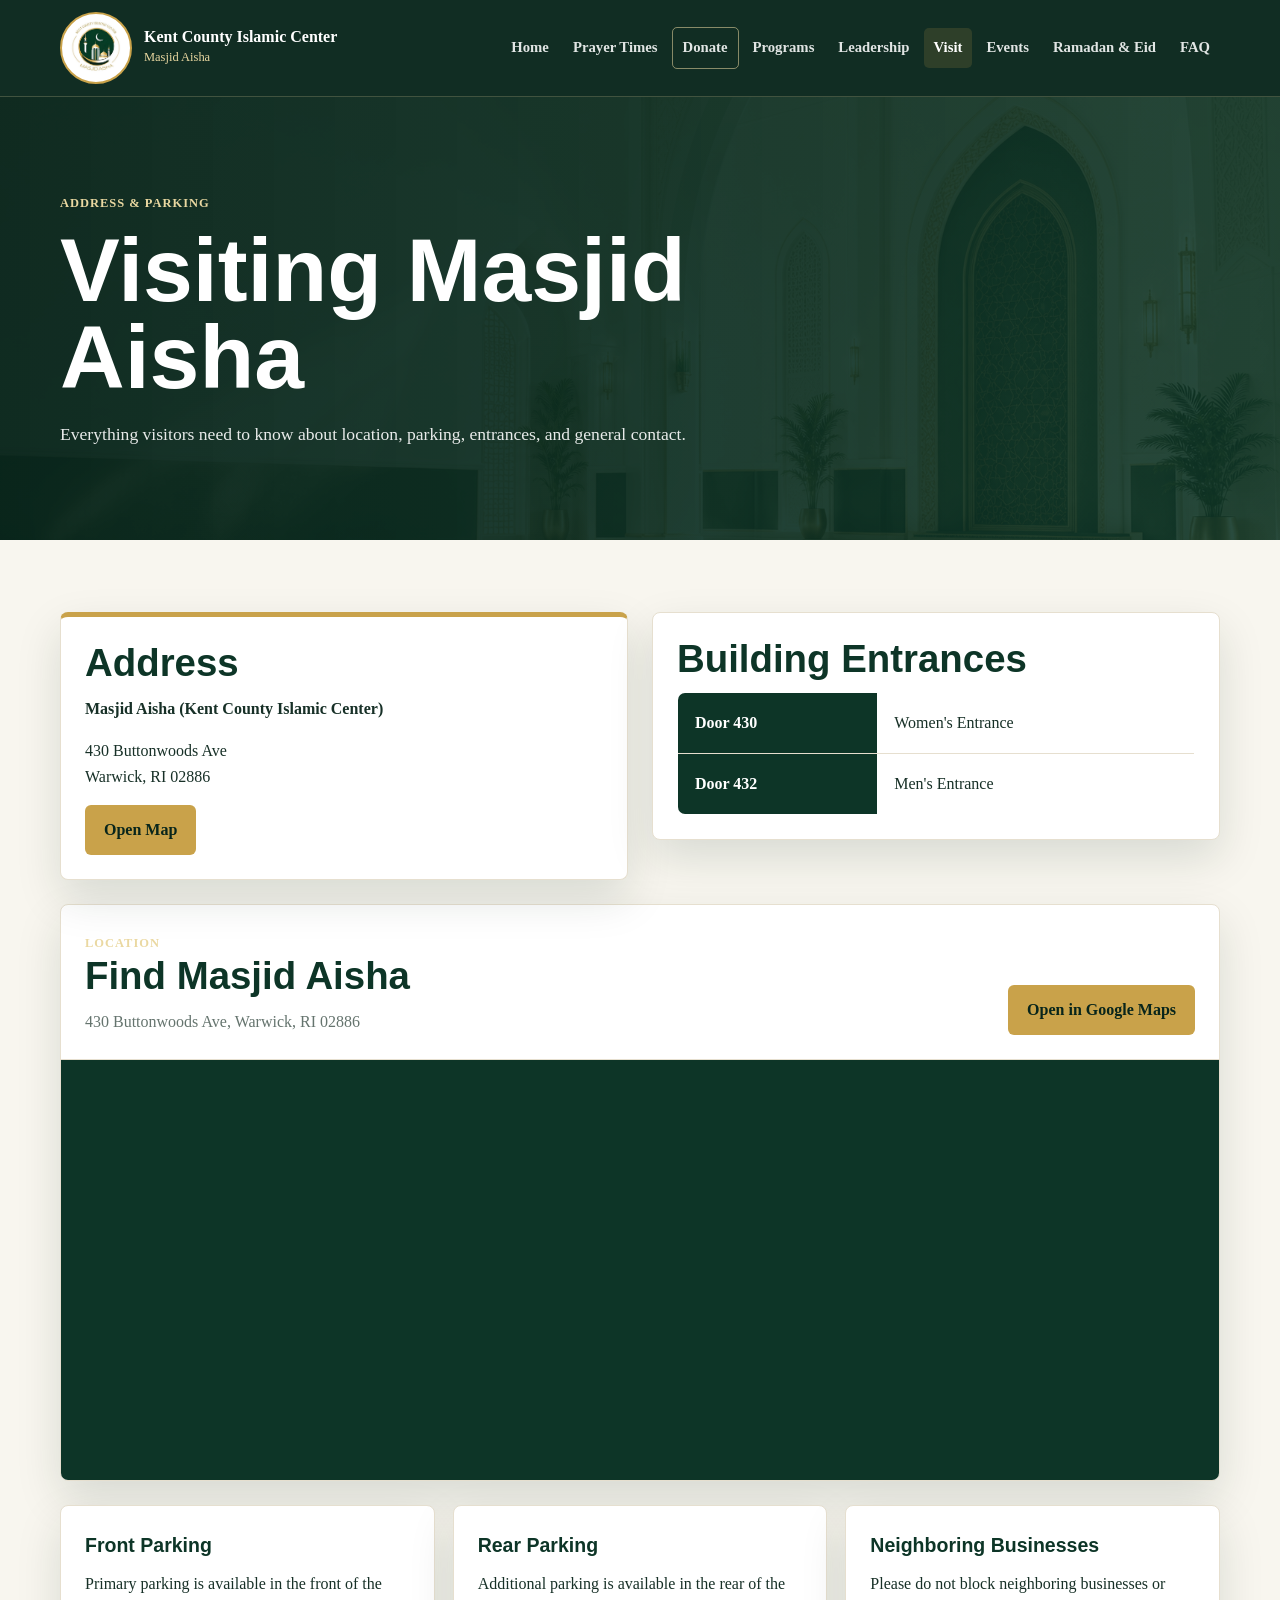
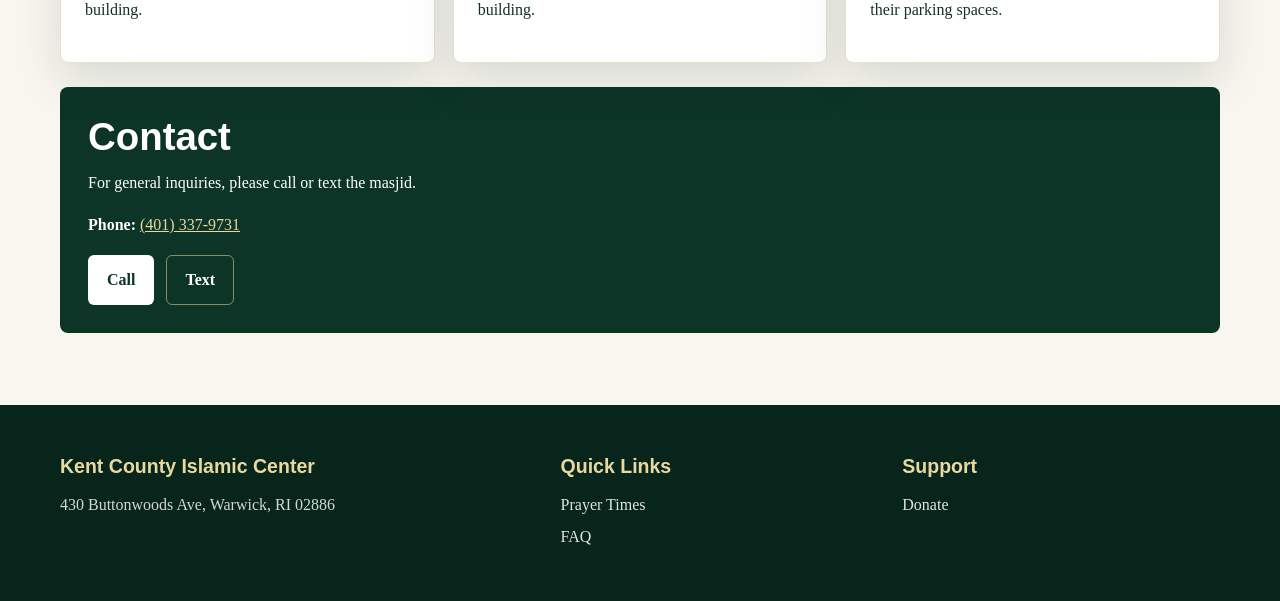
<file: visit.html>
<!DOCTYPE html>
<html lang="en">
<head>
  <meta charset="UTF-8">
  <meta name="viewport" content="width=device-width, initial-scale=1.0">
  <title>Visit - Masjid Aisha</title>
  <link rel="icon" type="image/jpeg" href="kcic-logo.jpg">
  <link rel="apple-touch-icon" href="kcic-logo.jpg">
  <link rel="stylesheet" href="styles.css">
</head>
<body>
  <header class="site-header"><div class="nav-wrap"><a class="brand" href="index.html"><img class="brand-logo" src="kcic-logo.jpg" alt="Kent County Islamic Center Masjid Aisha logo"><span class="brand-text"><strong>Kent County Islamic Center</strong><span>Masjid Aisha</span></span></a><input class="nav-toggle" id="nav-toggle" type="checkbox"><label class="menu-button" for="nav-toggle" aria-label="Open navigation"><span></span></label><nav class="main-nav">
        <a href="index.html">Home</a>
        <a href="prayer-times.html">Prayer Times</a>
        <a class="donate-link" href="donate.html">Donate</a>
        <a href="programs.html">Programs</a>
        <a href="leadership.html">Leadership</a>
        <a class="active" href="visit.html">Visit</a>
        <a href="events.html">Events</a>
        <a href="ramadan-eid.html">Ramadan & Eid</a>
        <a href="faq.html">FAQ</a>
      </nav></div></header>
  <main>
    <section class="page-hero"><div class="page-hero-inner"><span class="eyebrow">Address & Parking</span><h1>Visiting Masjid Aisha</h1><p>Everything visitors need to know about location, parking, entrances, and general contact.</p></div></section>
    <section class="page-content">
      <div class="two-col">
        <div class="card accent">
          <h2>Address</h2>
          <p><strong>Masjid Aisha (Kent County Islamic Center)</strong></p>
          <p>430 Buttonwoods Ave<br>Warwick, RI 02886</p>
          <a class="button primary" href="https://www.google.com/maps/search/?api=1&query=430+Buttonwoods+Ave+Warwick+RI+02886">Open Map</a>
        </div>
        <div class="card">
          <h2>Building Entrances</h2>
          <table class="info-table">
            <tr><th>Door 430</th><td>Women's Entrance</td></tr>
            <tr><th>Door 432</th><td>Men's Entrance</td></tr>
          </table>
        </div>
      </div>
      <div class="card map-card">
        <div class="map-card-header">
          <div>
            <span class="eyebrow">Location</span>
            <h2>Find Masjid Aisha</h2>
            <p>430 Buttonwoods Ave, Warwick, RI 02886</p>
          </div>
          <a class="button primary" href="https://www.google.com/maps/search/?api=1&query=430+Buttonwoods+Ave+Warwick+RI+02886">Open in Google Maps</a>
        </div>
        <div class="map-frame">
          <iframe
            title="Google Map showing Masjid Aisha at 430 Buttonwoods Ave, Warwick, RI"
            src="https://www.google.com/maps?q=430%20Buttonwoods%20Ave%2C%20Warwick%2C%20RI%2002886&output=embed"
            loading="lazy"
            referrerpolicy="no-referrer-when-downgrade"></iframe>
        </div>
      </div>
      <div class="grid" style="margin-top: 24px;">
        <div class="card"><h3>Front Parking</h3><p>Primary parking is available in the front of the building.</p></div>
        <div class="card"><h3>Rear Parking</h3><p>Additional parking is available in the rear of the building.</p></div>
        <div class="card"><h3>Neighboring Businesses</h3><p>Please do not block neighboring businesses or their parking spaces.</p></div>
      </div>
      <div class="callout contact-callout" style="margin-top: 24px;">
        <h2>Contact</h2>
        <p>For general inquiries, please call or text the masjid.</p>
        <p><strong>Phone:</strong> <a href="tel:14013379731">(401) 337-9731</a></p>
        <div class="contact-actions">
          <a class="button light" href="tel:14013379731">Call</a>
          <a class="button secondary" href="sms:14013379731">Text</a>
        </div>
      </div>
    </section>
  </main>
  <footer class="site-footer"><div class="footer-inner"><div><h3>Kent County Islamic Center</h3><p>430 Buttonwoods Ave, Warwick, RI 02886</p></div><div><h3>Quick Links</h3><a href="prayer-times.html">Prayer Times</a><a href="faq.html">FAQ</a></div><div><h3>Support</h3><a href="donate.html">Donate</a></div></div></footer>
</body>
</html>
</file>
<file: styles.css>
:root {
  --green-950: #08251b;
  --green-900: #0d3527;
  --green-800: #144532;
  --green-700: #1f5d43;
  --gold: #c9a24a;
  --gold-light: #ead8a1;
  --white: #ffffff;
  --cream: #f8f6ef;
  --ink: #173027;
  --muted: #65746e;
  --line: #e6dfcf;
  --shadow: 0 18px 45px rgba(8, 37, 27, 0.13);
}

* {
  box-sizing: border-box;
}

html {
  scroll-behavior: smooth;
}

body {
  margin: 0;
  font-family: "Palatino Linotype", Palatino, Georgia, "Times New Roman", serif;
  color: var(--ink);
  background: var(--cream);
  line-height: 1.6;
}

img {
  max-width: 100%;
  display: block;
}

a {
  color: inherit;
}

.site-header {
  position: sticky;
  top: 0;
  z-index: 20;
  background: rgba(8, 37, 27, 0.96);
  border-bottom: 1px solid rgba(234, 216, 161, 0.22);
}

.nav-wrap {
  width: min(1160px, calc(100% - 32px));
  margin: 0 auto;
  display: flex;
  align-items: center;
  justify-content: space-between;
  gap: 20px;
  min-height: 96px;
}

.brand {
  display: flex;
  align-items: center;
  gap: 12px;
  color: var(--white);
  text-decoration: none;
  min-width: 220px;
}

.brand-mark {
  width: 46px;
  height: 46px;
  display: grid;
  place-items: center;
  border: 2px solid var(--gold);
  border-radius: 50%;
  color: var(--gold-light);
  font-weight: 700;
  letter-spacing: 0;
}

.brand-logo {
  width: 72px;
  height: 72px;
  border-radius: 50%;
  object-fit: cover;
  background: var(--white);
  border: 2px solid var(--gold);
  padding: 3px;
}

.brand-text strong,
.brand-text span {
  display: block;
}

.brand-text strong {
  font-family: "Palatino Linotype", Palatino, Georgia, "Times New Roman", serif;
  font-size: 1rem;
  line-height: 1.15;
}

.brand-text span {
  color: var(--gold-light);
  font-size: 0.78rem;
  margin-top: 2px;
}

.nav-toggle {
  display: none;
}

.menu-button {
  display: none;
  width: 44px;
  height: 44px;
  border: 1px solid rgba(234, 216, 161, 0.38);
  border-radius: 6px;
  color: var(--white);
  align-items: center;
  justify-content: center;
  cursor: pointer;
}

.menu-button span,
.menu-button span::before,
.menu-button span::after {
  width: 20px;
  height: 2px;
  background: var(--gold-light);
  display: block;
  content: "";
}

.menu-button span::before {
  transform: translateY(-7px);
}

.menu-button span::after {
  transform: translateY(5px);
}

.main-nav {
  display: flex;
  align-items: center;
  justify-content: flex-end;
  gap: 4px;
  flex-wrap: wrap;
}

.main-nav a {
  font-family: "Palatino Linotype", Palatino, Georgia, "Times New Roman", serif;
  color: rgba(255, 255, 255, 0.88);
  text-decoration: none;
  font-size: 0.92rem;
  font-weight: 600;
  padding: 8px 10px;
  border-radius: 5px;
}

.main-nav a:hover,
.main-nav a.active {
  background: rgba(201, 162, 74, 0.16);
  color: var(--white);
}

.donate-link {
  border: 1px solid rgba(234, 216, 161, 0.55);
}

.hero {
  min-height: 650px;
  position: relative;
  display: grid;
  align-items: center;
  background:
    linear-gradient(90deg, rgba(8, 37, 27, 0.94), rgba(8, 37, 27, 0.76) 44%, rgba(8, 37, 27, 0.3)),
    url("masjid-hero.png") center / cover no-repeat;
  color: var(--white);
}

.hero-inner {
  width: min(1160px, calc(100% - 32px));
  margin: 0 auto;
  display: grid;
  grid-template-columns: minmax(0, 1fr) minmax(430px, 0.95fr);
  gap: 34px;
  align-items: center;
  padding: 82px 0 86px;
}

.hero-copy {
  min-width: 0;
}

.eyebrow {
  color: var(--gold-light);
  font-weight: 700;
  text-transform: uppercase;
  letter-spacing: 0.08em;
  font-size: 0.78rem;
}

.hero h1,
.page-hero h1 {
  font-family: Arial, Helvetica, sans-serif;
  margin: 12px 0 18px;
  max-width: 760px;
  font-size: clamp(2.4rem, 7vw, 5.8rem);
  line-height: 0.98;
  letter-spacing: 0;
}

.hero p,
.page-hero p {
  max-width: 690px;
  font-size: 1.1rem;
  color: rgba(255, 255, 255, 0.9);
}

.actions {
  display: flex;
  gap: 12px;
  flex-wrap: wrap;
  margin-top: 30px;
}

.button {
  display: inline-flex;
  align-items: center;
  justify-content: center;
  min-height: 46px;
  padding: 11px 18px;
  border-radius: 6px;
  text-decoration: none;
  font-weight: 700;
  border: 1px solid transparent;
}

.button.primary {
  background: var(--gold);
  color: var(--green-950);
}

.button.secondary {
  color: var(--white);
  border-color: rgba(255, 255, 255, 0.42);
}

.button.light {
  background: var(--white);
  color: var(--green-900);
}
.donate-pop {
  position: relative;
  isolation: isolate;
  color: var(--green-950);
  box-shadow: 0 16px 28px rgba(8, 37, 27, 0.28);
}

.donate-pop::after {
  content: "";
  position: absolute;
  inset: 7px -8px -7px 8px;
  border: 2px solid rgba(234, 216, 161, 0.72);
  border-radius: 6px;
  z-index: -1;
  transition: transform 0.18s ease, opacity 0.18s ease;
}

.donate-pop:hover::after {
  transform: translate(2px, 2px);
  opacity: 0.95;
}

.quick-strip {
  background: var(--white);
  border-bottom: 1px solid var(--line);
}

.quick-grid {
  width: min(1160px, calc(100% - 32px));
  margin: 0 auto;
  display: grid;
  grid-template-columns: repeat(3, 1fr);
  gap: 1px;
  background: var(--line);
}

.quick-item {
  background: var(--white);
  padding: 26px;
}

.quick-item span {
  color: var(--gold);
  font-weight: 700;
  font-size: 0.82rem;
  text-transform: uppercase;
}

.quick-item strong {
  display: block;
  margin-top: 6px;
  color: var(--green-900);
  font-size: 1.15rem;
}

.section,
.page-content {
  width: min(1160px, calc(100% - 32px));
  margin: 0 auto;
  padding: 72px 0;
}

.section-header {
  max-width: 760px;
  margin-bottom: 30px;
}

.home-overview-section {
  padding-bottom: 26px;
}

.home-followup-section {
  padding-top: 18px;
}

h2 {
  font-family: Arial, Helvetica, sans-serif;
  margin: 0 0 12px;
  color: var(--green-900);
  font-size: clamp(1.8rem, 3vw, 2.7rem);
  line-height: 1.12;
  letter-spacing: 0;
}

h3 {
  font-family: Arial, Helvetica, sans-serif;
  margin: 0 0 10px;
  color: var(--green-900);
  font-size: 1.22rem;
}

p {
  margin: 0 0 16px;
}

.grid {
  display: grid;
  grid-template-columns: repeat(3, 1fr);
  gap: 18px;
}

.two-col {
  display: grid;
  grid-template-columns: 1fr 1fr;
  gap: 24px;
  align-items: start;
}

.card {
  background: var(--white);
  border: 1px solid var(--line);
  border-radius: 8px;
  padding: 24px;
  box-shadow: var(--shadow);
}

.card.accent {
  border-top: 5px solid var(--gold);
}

.prayer-layout {
  display: grid;
  grid-template-columns: minmax(0, 1.45fr) minmax(320px, 0.55fr);
  gap: 24px;
  align-items: start;
}

.today-prayer-card {
  min-height: 100%;
}

.daily-focus-card {
  padding: 30px;
}

.daily-prayer-list {
  display: grid;
  gap: 12px;
  margin-top: 24px;
}

.daily-prayer-row {
  display: grid;
  grid-template-columns: 150px 1fr;
  gap: 18px;
  align-items: center;
  padding: 16px 18px;
  border: 1px solid var(--line);
  border-radius: 8px;
  background: linear-gradient(90deg, #ffffff, #fbf9f1);
}

.daily-prayer-row h3 {
  margin: 0;
  font-size: 1.28rem;
}

.daily-times {
  display: grid;
  grid-template-columns: repeat(auto-fit, minmax(120px, 1fr));
  gap: 12px;
}

.daily-times div {
  min-height: 58px;
  display: flex;
  flex-direction: column;
  justify-content: center;
  gap: 2px;
  padding: 10px 14px;
  border-radius: 7px;
  background: rgba(13, 53, 39, 0.06);
}

.daily-times span {
  color: var(--muted);
  font-size: 0.78rem;
  font-weight: 700;
  text-transform: uppercase;
  letter-spacing: 0.06em;
}

.daily-times strong {
  color: var(--green-900);
  font-size: 1.16rem;
}

.muted-time {
  color: var(--muted);
}

.daily-prayer-row.active-prayer-row {
  background: var(--green-900);
  border-color: var(--green-800);
  box-shadow: 0 18px 35px rgba(8, 37, 27, 0.22);
}

.daily-prayer-row.active-prayer-row h3,
.daily-prayer-row.active-prayer-row strong {
  color: var(--white);
}

.daily-prayer-row.active-prayer-row .daily-times div {
  background: rgba(255, 255, 255, 0.08);
  border: 1px solid rgba(234, 216, 161, 0.18);
}

.daily-prayer-row.active-prayer-row span {
  color: var(--gold-light);
}

.prayer-grid {
  display: grid;
  grid-template-columns: repeat(3, 1fr);
  gap: 14px;
  margin-top: 22px;
}

.prayer-tile {
  border: 1px solid var(--line);
  border-radius: 8px;
  padding: 18px;
  background: linear-gradient(180deg, #ffffff, #fbf9f1);
}

.prayer-tile h3 {
  margin-bottom: 14px;
}

.prayer-tile div {
  display: flex;
  align-items: baseline;
  justify-content: space-between;
  gap: 14px;
  padding: 8px 0;
  border-top: 1px solid var(--line);
}

.prayer-tile span {
  color: var(--muted);
  font-size: 0.86rem;
}

.prayer-tile strong {
  color: var(--green-900);
  font-size: 1.08rem;
  white-space: nowrap;
}

.sunrise-tile {
  background: var(--green-900);
}

.sunrise-tile h3,
.sunrise-tile strong {
  color: var(--white);
}

.sunrise-tile span {
  color: var(--gold-light);
}

.sunrise-tile div {
  border-top-color: rgba(234, 216, 161, 0.28);
}

.schedule-note {
  margin: 18px 0 0;
  color: var(--muted);
  font-size: 0.95rem;
}

.home-prayer-section {
  padding-bottom: 0;
}

.home-prayer-card {
  max-width: 860px;
  margin: 0 auto;
}

.hero-prayer-card {
  width: 100%;
  max-width: 540px;
  justify-self: end;
  margin: 0;
  background: rgba(255, 255, 255, 0.96);
  backdrop-filter: blur(8px);
}

.hero-prayer-card h2 {
  font-size: 1.75rem;
}

.home-prayer-heading {
  display: flex;
  align-items: center;
  justify-content: space-between;
  gap: 20px;
  margin-bottom: 18px;
}

.home-prayer-heading p {
  margin-bottom: 0;
  color: var(--muted);
}

.home-prayer-rows {
  display: grid;
  gap: 8px;
}

.home-prayer-row {
  display: grid;
  grid-template-columns: 1fr 1fr 1fr auto;
  gap: 14px;
  align-items: center;
  padding: 12px 14px;
  border: 1px solid var(--line);
  border-radius: 7px;
  background: #fbf9f1;
}

.home-prayer-row strong {
  color: var(--green-900);
}

.home-prayer-row span {
  color: var(--ink);
  font-size: 0.95rem;
  white-space: nowrap;
}

.active-home-prayer-row {
  background: var(--green-900);
  border-color: var(--green-800);
}

.active-home-prayer-row strong,
.active-home-prayer-row span {
  color: var(--white);
}

.active-home-prayer-row span:last-child {
  color: var(--gold-light);
}

.monthly-schedule-card {
  margin-top: 24px;
  padding: 0;
  overflow: hidden;
}

.schedule-table-header {
  padding: 24px;
  display: flex;
  align-items: end;
  justify-content: space-between;
  gap: 22px;
  border-bottom: 1px solid var(--line);
}

.schedule-table-header p {
  max-width: 390px;
  margin: 0;
  color: var(--muted);
}

.schedule-table-wrap {
  overflow-x: auto;
}

.schedule-table {
  width: 100%;
  min-width: 1060px;
  border-collapse: collapse;
  background: var(--white);
}

.schedule-table th,
.schedule-table td {
  padding: 13px 12px;
  border-bottom: 1px solid var(--line);
  text-align: left;
  font-size: 0.9rem;
  white-space: nowrap;
}

.schedule-table th {
  background: var(--green-900);
  color: var(--white);
  position: sticky;
  top: 0;
}

.schedule-table tr.current-day td {
  background: rgba(201, 162, 74, 0.18);
  color: var(--green-950);
  font-weight: 700;
}

.schedule-table tr.current-day td:first-child {
  border-left: 5px solid var(--gold);
}

.program-grid {
  display: grid;
  grid-template-columns: repeat(2, 1fr);
  gap: 18px;
}

.program-card {
  min-height: 300px;
  display: flex;
  flex-direction: column;
  justify-content: space-between;
}

.program-badge {
  display: inline-flex;
  align-items: center;
  width: fit-content;
  min-height: 30px;
  padding: 5px 10px;
  margin-bottom: 14px;
  border-radius: 999px;
  background: rgba(201, 162, 74, 0.16);
  color: var(--green-900);
  border: 1px solid rgba(201, 162, 74, 0.42);
  font-size: 0.78rem;
  font-weight: 700;
  text-transform: uppercase;
  letter-spacing: 0.06em;
}

.program-details {
  margin: 18px 0 0;
  padding: 0;
  border-top: 1px solid var(--line);
}

.program-details div {
  display: grid;
  grid-template-columns: 86px 1fr;
  gap: 14px;
  padding: 11px 0;
  border-bottom: 1px solid var(--line);
}

.program-details div:last-child {
  border-bottom: 0;
}

.program-details dt {
  color: var(--muted);
  font-size: 0.9rem;
}

.program-details dd {
  margin: 0;
  color: var(--green-900);
  font-weight: 700;
}

.beginner-card {
  border-top: 5px solid var(--green-700);
}

.programs-secondary {
  margin-top: 48px;
}

.donation-hero-card {
  display: grid;
  grid-template-columns: auto 1fr;
  gap: 22px;
  align-items: center;
}

.donation-logo {
  width: 116px;
  height: 116px;
  border-radius: 50%;
  object-fit: cover;
  border: 3px solid var(--gold);
  background: var(--white);
}

.donation-grid {
  display: grid;
  grid-template-columns: repeat(3, 1fr);
  gap: 18px;
  margin-top: 24px;
}

.donation-card {
  min-height: 218px;
  display: flex;
  flex-direction: column;
  justify-content: space-between;
  gap: 18px;
}

.donation-card-top {
  display: flex;
  align-items: center;
  gap: 10px;
  margin-bottom: 12px;
}

.donation-icon {
  width: 34px;
  height: 34px;
  flex: 0 0 34px;
  display: inline-grid;
  place-items: center;
  border-radius: 8px;
  background: var(--green-900);
  color: var(--gold-light);
  border: 1px solid rgba(201, 162, 74, 0.42);
  font-size: 0.78rem;
  font-weight: 800;
}

.donation-badge {
  width: 42px;
  height: 42px;
  flex: 0 0 42px;
  object-fit: cover;
  border-radius: 10px;
  box-shadow: 0 8px 16px rgba(8, 37, 27, 0.18);
}

.donation-card .method {
  color: var(--gold);
  font-weight: 700;
  text-transform: uppercase;
  font-size: 0.78rem;
  letter-spacing: 0.08em;
}

.donation-card .detail {
  font-size: 1.2rem;
  color: var(--green-900);
  font-weight: 700;
  overflow-wrap: anywhere;
}

.donation-button {
  width: 100%;
  min-height: 42px;
  gap: 9px;
  box-shadow: 0 10px 22px rgba(8, 37, 27, 0.12);
}

.donation-note {
  display: grid;
  grid-template-columns: 1fr 1fr;
  gap: 18px;
  margin-top: 24px;
}

.donation-type-buttons {
  display: flex;
  flex-wrap: wrap;
  gap: 10px;
  margin-top: 14px;
}

.donation-type-buttons span {
  min-height: 38px;
  display: inline-flex;
  align-items: center;
  justify-content: center;
  padding: 8px 12px;
  border-radius: 999px;
  background: rgba(13, 53, 39, 0.08);
  color: var(--green-900);
  border: 1px solid rgba(201, 162, 74, 0.5);
  font-weight: 700;
  font-size: 0.92rem;
}

.callout .donation-icon {
  background: var(--gold);
  color: var(--green-950);
}

.callout .method {
  color: var(--gold-light);
}

.list {
  margin: 14px 0 0;
  padding-left: 20px;
}

.list li {
  margin: 8px 0;
}

.page-hero {
  background:
    linear-gradient(90deg, rgba(8, 37, 27, 0.96), rgba(13, 53, 39, 0.88)),
    url("masjid-hero.png") center / cover no-repeat;
  color: var(--white);
}

.page-hero .page-hero-inner {
  width: min(1160px, calc(100% - 32px));
  margin: 0 auto;
  padding: 92px 0 76px;
}

.info-table {
  width: 100%;
  border-collapse: collapse;
  overflow: hidden;
  border-radius: 8px;
  background: var(--white);
  border: 1px solid var(--line);
}

.info-table th,
.info-table td {
  padding: 17px;
  border-bottom: 1px solid var(--line);
  text-align: left;
}

.info-table th {
  background: var(--green-900);
  color: var(--white);
}

.info-table tr:last-child td {
  border-bottom: 0;
}

.map-card {
  margin-top: 24px;
  padding: 0;
  overflow: hidden;
}

.map-card-header {
  display: flex;
  align-items: end;
  justify-content: space-between;
  gap: 20px;
  padding: 24px;
  border-bottom: 1px solid var(--line);
}

.map-card-header p {
  margin-bottom: 0;
  color: var(--muted);
}

.map-frame {
  width: 100%;
  min-height: 420px;
  background: var(--green-900);
}

.map-frame iframe {
  width: 100%;
  height: 420px;
  display: block;
  border: 0;
}

.callout {
  background: var(--green-900);
  color: var(--white);
  border-radius: 8px;
  padding: 28px;
}

.callout h2,
.callout h3 {
  color: var(--white);
}

.callout a {
  color: var(--gold-light);
}

.contact-actions {
  display: flex;
  flex-wrap: wrap;
  gap: 12px;
  margin-top: 18px;
}

.contact-callout .button.secondary {
  border-color: rgba(234, 216, 161, 0.55);
}

.leader-list {
  display: grid;
  grid-template-columns: repeat(2, 1fr);
  gap: 14px;
}

.leader {
  background: var(--white);
  border: 1px solid var(--line);
  border-radius: 8px;
  padding: 18px;
}

.leader span {
  display: block;
  color: var(--muted);
  font-size: 0.9rem;
}

.faq-item {
  background: var(--white);
  border: 1px solid var(--line);
  border-radius: 8px;
  padding: 22px;
  margin-bottom: 14px;
}

.site-footer {
  background: var(--green-950);
  color: rgba(255, 255, 255, 0.82);
  padding: 46px 0;
}

.footer-inner {
  width: min(1160px, calc(100% - 32px));
  margin: 0 auto;
  display: grid;
  grid-template-columns: 1.5fr 1fr 1fr;
  gap: 24px;
}

.footer-inner h3 {
  color: var(--gold-light);
}

.footer-inner a {
  color: rgba(255, 255, 255, 0.88);
  display: block;
  text-decoration: none;
  margin: 6px 0;
}

.fine-print {
  border-top: 1px solid rgba(255, 255, 255, 0.12);
  margin-top: 32px;
  padding-top: 20px;
  color: rgba(255, 255, 255, 0.62);
  font-size: 0.9rem;
}

@media (max-width: 900px) {
  .menu-button {
    display: flex;
  }

  .nav-wrap {
    flex-wrap: wrap;
  }

  .main-nav {
    display: none;
    width: 100%;
    padding: 0 0 18px;
  }

  .nav-toggle:checked ~ .main-nav {
    display: grid;
    grid-template-columns: repeat(2, 1fr);
    gap: 8px;
  }

  .main-nav a {
    background: rgba(255, 255, 255, 0.06);
    padding: 11px 12px;
  }

  .hero {
    min-height: 620px;
  }

  .hero-inner {
    grid-template-columns: 1fr;
    gap: 28px;
    align-items: end;
  }

  .hero-prayer-card {
    max-width: 100%;
    justify-self: stretch;
  }

  .quick-grid,
  .grid,
  .prayer-layout,
  .two-col,
  .footer-inner {
    grid-template-columns: 1fr;
  }

  .section,
  .page-content {
    padding: 52px 0;
  }

  .home-overview-section {
    padding-bottom: 20px;
  }

  .home-followup-section {
    padding-top: 14px;
  }

  .leader-list {
    grid-template-columns: 1fr;
  }

  .donation-grid,
  .donation-note,
  .program-grid {
    grid-template-columns: 1fr;
  }

  .prayer-grid {
    grid-template-columns: repeat(2, 1fr);
  }

  .daily-prayer-row,
  .home-prayer-heading,
  .home-prayer-row {
    grid-template-columns: 1fr;
  }

  .home-prayer-heading {
    flex-direction: column;
    align-items: start;
  }

  .schedule-table-header {
    align-items: start;
    flex-direction: column;
  }

  .map-card-header {
    align-items: start;
    flex-direction: column;
  }
}

@media (max-width: 560px) {
  .brand {
    min-width: 0;
  }

  .brand-text strong {
    font-size: 0.9rem;
  }

  .brand-text span {
    font-size: 0.72rem;
  }

  .hero-inner {
    padding: 72px 0 58px;
  }

  .hero h1,
  .page-hero h1 {
    font-size: 2.45rem;
  }

  .nav-toggle:checked ~ .main-nav {
    grid-template-columns: 1fr;
  }

  .info-table th,
  .info-table td {
    padding: 13px;
  }

  .donation-hero-card {
    grid-template-columns: 1fr;
  }

  .donation-logo {
    width: 96px;
    height: 96px;
  }

  .prayer-grid {
    grid-template-columns: 1fr;
  }

  .daily-focus-card {
    padding: 22px;
  }

  .daily-times {
    grid-template-columns: 1fr;
  }

  .map-frame,
  .map-frame iframe {
    min-height: 320px;
    height: 320px;
  }
}




.schedule-programs-card {
  margin-top: 24px;
}

.compact-header {
  margin-bottom: 20px;
}

.schedule-programs-grid {
  display: grid;
  grid-template-columns: repeat(2, 1fr);
  gap: 12px;
}

.schedule-programs-grid div {
  padding: 14px 16px;
  border: 1px solid var(--line);
  border-radius: 8px;
  background: #fbf9f1;
}

.schedule-programs-grid strong,
.schedule-programs-grid span {
  display: block;
}

.schedule-programs-grid strong {
  color: var(--green-900);
  margin-bottom: 4px;
}

.schedule-programs-grid span {
  color: var(--muted);
  font-size: 0.94rem;
}

@media (max-width: 900px) {
  .schedule-programs-grid {
    grid-template-columns: 1fr;
  }
}


.side-prayer-stack {
  display: grid;
  gap: 18px;
}

.download-schedule-card {
  border-top: 5px solid var(--gold);
}

.download-schedule-card p {
  color: var(--muted);
}

.download-button {
  width: 100%;
  margin-top: 6px;
}
</file>
